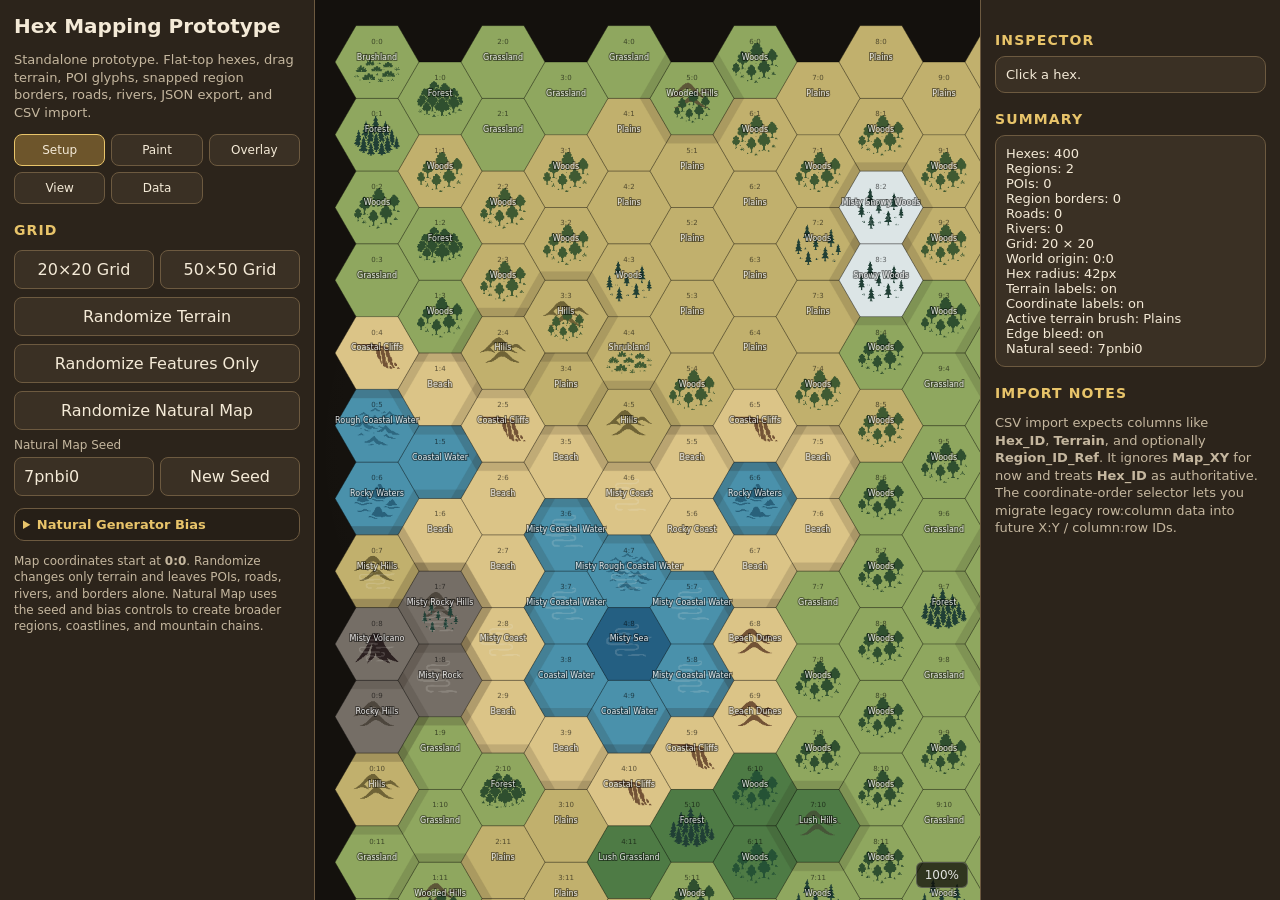
<file: hex-mapper/index.html>
<!DOCTYPE html>
<html lang="en">
<head>
<meta charset="UTF-8" />
<title>Hex Mapping Prototype</title>
<meta name="viewport" content="width=device-width, initial-scale=1.0" />

<style>
  :root {
    --bg: #1f1a14;
    --panel: #2c241b;
    --panel2: #3a3024;
    --text: #f4ead7;
    --muted: #c5b79f;
    --accent: #e8c46a;
    --border: #6d5a40;
  }

  * { box-sizing: border-box; }

  body {
    margin: 0;
    background: var(--bg);
    color: var(--text);
    font-family: system-ui, sans-serif;
    overflow: hidden;
  }

  #app {
    display: grid;
    grid-template-columns: 315px 1fr 300px;
    height: 100vh;
  }

  aside {
    background: var(--panel);
    border-right: 1px solid var(--border);
    padding: 14px;
    overflow-y: auto;
  }

  #inspector {
    border-right: none;
    border-left: 1px solid var(--border);
  }

  h1 { margin: 0 0 4px; font-size: 20px; }

  h2 {
    margin: 18px 0 8px;
    font-size: 14px;
    text-transform: uppercase;
    letter-spacing: 0.08em;
    color: var(--accent);
  }

  p {
    color: var(--muted);
    line-height: 1.35;
    font-size: 13px;
  }

  button,
  select,
  input {
    width: 100%;
    margin: 4px 0;
    padding: 9px;
    border-radius: 8px;
    border: 1px solid var(--border);
    background: var(--panel2);
    color: var(--text);
    font: inherit;
  }

  button { cursor: pointer; }

  button.active {
    background: #6d552b;
    border-color: var(--accent);
  }

  button:hover { filter: brightness(1.12); }

  .two-col {
    display: grid;
    grid-template-columns: 1fr 1fr;
    gap: 6px;
  }

  .tab-bar {
    display: grid;
    grid-template-columns: repeat(3, 1fr);
    gap: 6px;
    margin: 12px 0;
  }

  .tab-bar button {
    margin: 0;
    padding: 8px 6px;
    font-size: 12px;
  }

  .tab-panel { display: none; }

  .tab-panel.active { display: block; }

  .terrain-button {
    display: grid;
    grid-template-columns: 24px 1fr;
    gap: 8px;
    align-items: center;
    text-align: left;
  }

  .swatch {
    width: 20px;
    height: 20px;
    border-radius: 5px;
    border: 1px solid rgba(255,255,255,0.35);
  }

  #map-wrap {
    position: relative;
    overflow: hidden;
    cursor: grab;
    background:
      radial-gradient(circle at center, rgba(255,255,255,0.05), transparent 60%),
      #14110d;
  }

  #terrain-canvas,
  svg {
    position: absolute;
    inset: 0;
    display: block;
    width: 100%;
    height: 100%;
  }

  #terrain-canvas {
    pointer-events: none;
  }

  #grid-overlay {
    pointer-events: none;
    z-index: 1;
  }

  #map {
    z-index: 2;
  }

  #zoom-readout {
    position: absolute;
    right: 12px;
    bottom: 12px;
    z-index: 3;
    padding: 5px 8px;
    border: 1px solid rgba(255,255,255,0.22);
    border-radius: 6px;
    background: rgba(12, 10, 8, 0.72);
    color: rgba(255,255,255,0.86);
    font-size: 12px;
    pointer-events: none;
  }

  svg {
    touch-action: none;
    user-select: none;
  }

  .hex {
    cursor: pointer;
    transition: filter 0.05s;
  }

  .edge-blend {
    pointer-events: none;
    mix-blend-mode: normal;
  }

  body.panning #map-wrap {
    cursor: grabbing;
  }

  .hex:hover { filter: brightness(1.16); }

  .hex-label {
    pointer-events: none;
    user-select: none;
    font-size: 8px;
    fill: rgba(255,255,255,0.86);
    text-anchor: middle;
    dominant-baseline: middle;
    paint-order: stroke;
    stroke: rgba(0,0,0,0.45);
    stroke-width: 2px;
  }

  .coord-label {
    pointer-events: none;
    user-select: none;
    font-size: 7px;
    fill: rgba(0,0,0,0.58);
    text-anchor: middle;
    dominant-baseline: middle;
  }

  .poi-marker { pointer-events: none; }

  .feature-art {
    pointer-events: none;
    mix-blend-mode: normal;
  }

  .poi-bg {
    fill: rgba(24, 18, 10, 0.88);
    stroke: #f2d37b;
    stroke-width: 2;
  }

  .poi-symbol {
    fill: #f2d37b;
    font-size: 18px;
    text-anchor: middle;
    dominant-baseline: middle;
    font-weight: bold;
  }

  .region-border {
    stroke-linecap: round;
    pointer-events: none;
  }

  .hover-edge {
    stroke: #55e6ff;
    stroke-width: 7;
    stroke-linecap: round;
    opacity: 0.85;
    pointer-events: none;
  }

  .road {
    stroke: #8f6335;
    stroke-width: 6;
    stroke-linecap: round;
    fill: none;
    pointer-events: none;
  }

  .river {
    stroke: #3c9fc9;
    stroke-width: 6;
    stroke-linecap: round;
    fill: none;
    pointer-events: none;
  }

  .selected-outline {
    fill: none;
    stroke: #ffdf6e;
    stroke-width: 4;
    pointer-events: none;
  }

  .pending-path-outline {
    fill: none;
    stroke: #55e6ff;
    stroke-width: 3;
    stroke-dasharray: 6 4;
    pointer-events: none;
  }

  .small { font-size: 12px; color: var(--muted); }

  .data-card {
    padding: 10px;
    background: var(--panel2);
    border: 1px solid var(--border);
    border-radius: 10px;
    font-size: 13px;
    margin: 8px 0;
    overflow-wrap: anywhere;
  }

  .generator-details {
    margin: 8px 0;
    padding: 8px;
    border: 1px solid var(--border);
    border-radius: 10px;
    background: rgba(0,0,0,0.14);
  }

  .generator-details summary {
    cursor: pointer;
    color: var(--accent);
    font-size: 13px;
    font-weight: 700;
  }

  input[type="range"] {
    padding: 0;
    accent-color: var(--accent);
  }

  .toolbar-note {
    padding: 8px;
    border: 1px dashed var(--border);
    border-radius: 8px;
    background: rgba(0,0,0,0.15);
  }

  @media (max-width: 950px) {
    body { overflow: auto; }
    #app { display: block; height: auto; }
    aside { height: auto; border-right: none; border-bottom: 1px solid var(--border); }
    #map-wrap { height: 72vh; }
    #inspector { border-left: none; border-top: 1px solid var(--border); }
  }
</style>
</head>

<body>
<div id="app">
  <aside>
    <h1>Hex Mapping Prototype</h1>
    <p>Standalone prototype. Flat-top hexes, drag terrain, POI glyphs, snapped region borders, roads, rivers, JSON export, and CSV import.</p>

    <div class="tab-bar">
      <button class="panel-tab active" data-panel="setup-panel">Setup</button>
      <button class="panel-tab" data-panel="paint-panel">Paint</button>
      <button class="panel-tab" data-panel="overlay-panel">Overlay</button>
      <button class="panel-tab" data-panel="view-panel">View</button>
      <button class="panel-tab" data-panel="data-panel">Data</button>
    </div>

    <section id="setup-panel" class="tab-panel active">
    <h2>Grid</h2>
    <div class="two-col">
      <button id="medium-grid-button">20×20 Grid</button>
      <button id="large-grid-button">50×50 Grid</button>
    </div>
    <button id="randomize-terrain-button">Randomize Terrain</button>
    <button id="randomize-features-button">Randomize Features Only</button>
    <button id="randomize-natural-button">Randomize Natural Map</button>

    <label class="small" for="natural-seed-input">Natural Map Seed</label>
    <div class="two-col">
      <input id="natural-seed-input" value="kadesh" />
      <button id="new-seed-button">New Seed</button>
    </div>

    <details class="generator-details">
      <summary>Natural Generator Bias</summary>
      <label class="small">Water</label>
      <input id="bias-water" type="range" min="0" max="2" step="0.1" value="1" />
      <label class="small">Water Features</label>
      <input id="feature-bias-water" type="range" min="0" max="2" step="0.1" value="1" />
      <label class="small">Woods / Jungle</label>
      <input id="bias-forest" type="range" min="0" max="2" step="0.1" value="1" />
      <label class="small">Woods / Jungle Features</label>
      <input id="feature-bias-forest" type="range" min="0" max="2" step="0.1" value="1" />
      <label class="small">Desert / Badlands</label>
      <input id="bias-desert" type="range" min="0" max="2" step="0.1" value="1" />
      <label class="small">Desert / Badlands Features</label>
      <input id="feature-bias-desert" type="range" min="0" max="2" step="0.1" value="1" />
      <label class="small">Mountains / Rock</label>
      <input id="bias-mountain" type="range" min="0" max="2" step="0.1" value="1" />
      <label class="small">Mountains / Rock Features</label>
      <input id="feature-bias-mountain" type="range" min="0" max="2" step="0.1" value="1" />
      <label class="small">Snow</label>
      <input id="bias-snow" type="range" min="0" max="2" step="0.1" value="1" />
      <label class="small">Snow Features</label>
      <input id="feature-bias-snow" type="range" min="0" max="2" step="0.1" value="1" />
      <label class="small">Wetlands</label>
      <input id="bias-wetland" type="range" min="0" max="2" step="0.1" value="1" />
      <label class="small">Wetland Features</label>
      <input id="feature-bias-wetland" type="range" min="0" max="2" step="0.1" value="1" />
      <label class="small">Overall Feature Amount</label>
      <input id="bias-features" type="range" min="0" max="2" step="0.1" value="1" />
    </details>

    <p class="small">Map coordinates start at <strong>0:0</strong>. Randomize changes only terrain and leaves POIs, roads, rivers, and borders alone. Natural Map uses the seed and bias controls to create broader regions, coastlines, and mountain chains.</p>
    </section>

    <section id="view-panel" class="tab-panel">
    <h2>View</h2>
    <div class="two-col">
      <button id="zoom-out-button">Zoom Out</button>
      <button id="zoom-in-button">Zoom In</button>
    </div>
    <button id="zoom-reset-button">Reset Zoom</button>
    <div class="two-col">
      <button id="terrain-label-toggle">Terrain Labels: On</button>
      <button id="coord-label-toggle">Coords: On</button>
    </div>
    <button id="edge-blend-toggle">Edge Bleed: On</button>
    <p class="small">Use the mouse wheel over the map to zoom. Pan with the Pan tool, or hold <strong>Shift</strong> and drag, or use middle/right mouse drag. Arrow keys also pan.</p>
    </section>

    <section id="paint-panel" class="tab-panel">
    <h2>Tool</h2>
    <button data-tool="pan" class="tool-button">Pan / Move Map</button>
    <button data-tool="terrain" class="tool-button">Terrain Brush</button>
    <button data-tool="poi" class="tool-button">Place POI</button>
    <button data-tool="region-border" class="tool-button">Region Border</button>
    <button data-tool="road" class="tool-button">Draw Road</button>
    <button data-tool="river" class="tool-button">Draw River</button>
    <button data-tool="erase" class="tool-button">Erase Overlay</button>
    <button data-tool="inspect" class="tool-button active">Inspect</button>
    <button id="undo-button">Undo</button>

    <h2>Base Terrain</h2>
    <div id="base-terrain-list"></div>

    <h2>Feature Array</h2>
    <div id="terrain-feature-list"></div><button id="clear-features-button">Clear Features</button>
    <label class="small">Elevation Brush</label>
    <select id="elevation-brush">
      <option value="auto">Auto</option>
      <option value="-3">-3</option>
      <option value="-2">-2</option>
      <option value="-1">-1</option>
      <option value="0">0</option>
      <option value="1">1</option>
      <option value="2">2</option>
      <option value="3">3</option>
      <option value="4">4</option>
      <option value="5">5</option>
    </select>
    <p class="small">Feature choices are filtered by base terrain. You can stack compatible features such as Mountains + Forest + Mist. Edge bleed uses the original v17 wedges plus low-opacity corner patches with a fixed terrain-priority hierarchy.</p>
    </section>

    <section id="overlay-panel" class="tab-panel">
    <h2>POI Type</h2>
    <select id="poi-type"></select>

    <h2>Region Border</h2>
    <input id="region-name" value="New Region" />
    <select id="region-color">
      <option value="#f2d37b">Gold</option>
      <option value="#e35d5d">Red</option>
      <option value="#72d18f">Green</option>
      <option value="#69a7e8">Blue</option>
      <option value="#c07bea">Purple</option>
      <option value="#f28f45">Orange</option>
    </select>
    <p class="small">Hover near a face, then click or drag to toggle snapped edge segments.</p>

    <h2>Road / River</h2>
    <p class="small toolbar-note">Roads and rivers now draw one segment per click-pair. Click a start hex, then an end hex. After the segment is drawn, the tool resets and waits for a new start hex.</p>
    </section>

    <section id="data-panel" class="tab-panel">
    <h2>Import / Export</h2>
    <button id="export-button">Export JSON</button>
    <button id="copy-button">Copy JSON</button>

    <label class="small">CSV Coordinate Order</label>
    <select id="csv-coordinate-order">
      <option value="xy">Future canonical: Hex_ID = X:Y / column:row</option>
      <option value="yx">Legacy/current-map import: Hex_ID = row:column, swap to X:Y</option>
    </select>
    <p class="small">Use the legacy/swap option if the imported CSV appears transposed compared to the old map.</p>

    <label class="small">Import prototype JSON</label>
    <input type="file" id="import-json-file" accept="application/json" />

    <label class="small">Import Kadesh hexes.csv</label>
    <input type="file" id="import-csv-file" accept=".csv,text/csv" />
    </section>
  </aside>

  <main id="map-wrap">
    <canvas id="terrain-canvas"></canvas>
    <svg id="grid-overlay"></svg>
    <svg id="map"></svg>
    <div id="zoom-readout">100%</div>
  </main>

  <aside id="inspector">
    <h2>Inspector</h2>
    <div id="selected-info" class="data-card">Click a hex.</div>

    <h2>Summary</h2>
    <div id="summary" class="data-card"></div>

    <h2>Import Notes</h2>
    <p>
      CSV import expects columns like <strong>Hex_ID</strong>, <strong>Terrain</strong>, and optionally <strong>Region_ID_Ref</strong>.
      It ignores <strong>Map_XY</strong> for now and treats <strong>Hex_ID</strong> as authoritative.
      The coordinate-order selector lets you migrate legacy row:column data into future X:Y / column:row IDs.
    </p>
  </aside>
</div>

<script src="js/terrain-model.js"></script>
<script src="js/hex-grid.js"></script>
<script src="js/map-io.js"></script>
<script>
let GRID_COLS = 20;
let GRID_ROWS = 20;
let WORLD_ORIGIN_X = 0;
let WORLD_ORIGIN_Y = 0;

const HEX_RADIUS = 42;
const HEX_WIDTH = HEX_RADIUS * 2;
const HEX_HEIGHT = Math.sqrt(3) * HEX_RADIUS;
const COL_STEP = HEX_RADIUS * 1.5;
const ROW_STEP = HEX_HEIGHT;
const LABEL_DETAIL_HEX_LIMIT = 400;
const MAP_DETAIL_MIN_ZOOM = 0.45;
const FEATURE_ART_MIN_ZOOM = 0.25;
const FEATURE_ART_FULL_ZOOM = 1.25;
const FULL_DETAIL_MIN_ZOOM = 1.26;
const TERRAIN_CACHE_SCALE = 1.5;
const FEATURE_IMAGE_SUPERSAMPLE = 3;
const TERRAIN_LABEL_MIN_ZOOM = 1;
const COORD_LABEL_MIN_ZOOM = 0.6;

const EDGE_NAMES = ["E", "SE", "SW", "W", "NW", "NE"];
const DEFAULT_GEOGRAPHIC_REGION_ID = "REG-0000";
const DEFAULT_GEOGRAPHIC_REGION_NAME = "Unclaimed Lands";
const DEFAULT_POLITICAL_REGION_ID = "POL-0000";
const DEFAULT_POLITICAL_REGION_NAME = "Unaffiliated";
const DEFAULT_REGION_ID = DEFAULT_GEOGRAPHIC_REGION_ID;

function rollAutoElevation(hex) {
  return getVariedHexElevation(hex, rand);
}

const POI_TYPES = [
  { id: "settlement", label: "Settlement", glyph: "●" },
  { id: "city", label: "City", glyph: "◎" },
  { id: "farm", label: "Farm", glyph: "▦" },
  { id: "castle", label: "Castle", glyph: "♜" },
  { id: "ruins", label: "Ruins", glyph: "✦" },
  { id: "dungeon", label: "Dungeon", glyph: "◆" },
  { id: "lair", label: "Lair", glyph: "▲" },
  { id: "camp", label: "Camp", glyph: "♢" }
];

const poiTypeById = Object.fromEntries(POI_TYPES.map(p => [p.id, p]));

let state = {
  tool: "inspect",
  selectedTerrain: "plains",
  selectedBaseTerrain: "plains",
  selectedTerrainFeatures: [],
  selectedElevation: "auto",
  selectedHexId: null,
  lastRoadHexId: null,
  lastRiverHexId: null,
  hoverEdge: null,
  isPointerDown: false,
  isUndoActionActive: false,
  dragLastHexId: null,
  paintedThisDrag: new Set(),
  undoStack: [],
  hexes: {},
  hexGeometry: {},
  regions: createDefaultRegions(),
  pois: [],
  regionBorders: [],
  roads: [],
  rivers: [],
  terrainCanvasDirty: true,
  terrainCanvasDirtyPending: false,
  terrainCanvasCacheDetails: null,
  livePaintPreviewHexIds: new Set(),
  renderedBounds: null,
  renderedMapDetails: true,
  renderedFeatureArt: true,
  renderedTerrainLabels: false,
  renderedCoordLabels: false,
  showTerrainLabels: true,
  showCoordLabels: true,
  showEdgeBlend: true,
  edgeBlendMode: "elevation",
  suppressEdgeBlendForDrag: false
};

let viewState = {
  zoom: 1,
  minZoom: 0.25,
  maxZoom: 1.25,
  panX: 0,
  panY: 0,
  baseWidth: 1,
  baseHeight: 1,
  isPanning: false,
  lastPanClientX: 0,
  lastPanClientY: 0
};

const svg = document.getElementById("map");
const gridSvg = document.getElementById("grid-overlay");
const mapWrap = document.getElementById("map-wrap");
const zoomReadout = document.getElementById("zoom-readout");
const terrainCanvas = document.getElementById("terrain-canvas");
const terrainCtx = terrainCanvas.getContext("2d");
const terrainCacheCanvas = document.createElement("canvas");
const terrainCacheCtx = terrainCacheCanvas.getContext("2d");

function markTerrainCanvasDirty() {
  if (state?.isPointerDown && ["terrain", "erase"].includes(state.tool)) {
    state.terrainCanvasDirtyPending = true;
    return;
  }
  state.terrainCanvasDirty = true;
}

function updateZoomReadout() {
  if (zoomReadout) zoomReadout.textContent = `${Math.round(viewState.zoom * 100)}%`;
}

function requestTerrainCanvasRefresh() {
  markTerrainCanvasDirty();
  scheduleRender();
}

function seededTerrain(col, row) {
  if (row < 2) return col < 3 ? "deep_sea" : "sea";
  if (row === 2 && col < 5) return "beach";
  if (col > 8 && row > 6) return "mountains";
  if ((col + row) % 11 === 0) return "light_forest";
  if ((col * 2 + row) % 13 === 0) return "hills";
  if ((col + row * 3) % 17 === 0) return "grassland";
  return "plains";
}

function initHexes(cols = GRID_COLS, rows = GRID_ROWS, seeded = true) {
  GRID_COLS = cols;
  GRID_ROWS = rows;
  state.hexes = {};
  state.hexGeometry = {};
  state.regions = createDefaultRegions();
  state.pois = [];
  state.regionBorders = [];
  state.roads = [];
  state.rivers = [];
  markTerrainCanvasDirty();
  state.selectedHexId = null;
  state.lastRoadHexId = null;
  state.lastRiverHexId = null;

  state.showTerrainLabels = true;
  state.showCoordLabels = true;
  updateLabelToggleText();

  for (let col = 0; col < GRID_COLS; col++) {
    for (let row = 0; row < GRID_ROWS; row++) {
      const id = localHexId(col, row);
      const legacyTerrain = seeded ? seededTerrain(col, row) : "Plains";
      const combo = legacyTerrainToCombo(legacyTerrain);
      state.hexes[id] = hydrateHexTerrainFields({
        id,
        worldId: worldHexId(col, row),
        col,
        row,
        terrain: legacyTerrain,
        baseTerrain: combo.baseTerrain,
        features: combo.features,
        elevation: rollAutoElevation({ baseTerrain: combo.baseTerrain, features: combo.features }),
        geographicRegionId: DEFAULT_GEOGRAPHIC_REGION_ID,
        politicalRegionId: DEFAULT_POLITICAL_REGION_ID,
        regionId: DEFAULT_REGION_ID
      });
      cacheHexGeometry(state.hexes[id]);
    }
  }

  render();
}

function centerOf(col, row) {
  return {
    x: HEX_RADIUS + 20 + col * COL_STEP,
    y: HEX_RADIUS + 20 + row * ROW_STEP + (col % 2 ? ROW_STEP / 2 : 0)
  };
}

function buildHexGeometry(hex) {
  const center = centerOf(hex.col, hex.row);
  const points = hexPoints(center.x, center.y);
  return {
    center,
    points,
    pointsText: pointsString(points),
    edges: Object.fromEntries(EDGE_NAMES.map((edgeName, index) => [
      edgeName,
      { a: points[index], b: points[(index + 1) % 6] }
    ]))
  };
}

function cacheHexGeometry(hex) {
  state.hexGeometry[hex.id] = buildHexGeometry(hex);
}

function getHexGeometry(hex) {
  if (!state.hexGeometry[hex.id]) cacheHexGeometry(hex);
  return state.hexGeometry[hex.id];
}

function createDefaultRegions() {
  return [
    { id: DEFAULT_GEOGRAPHIC_REGION_ID, region_type: "geographic", name: DEFAULT_GEOGRAPHIC_REGION_NAME },
    { id: DEFAULT_POLITICAL_REGION_ID, region_type: "political", name: DEFAULT_POLITICAL_REGION_NAME }
  ];
}

function normalizeGeographicRegionId(regionId) {
  return String(regionId || "").trim() || DEFAULT_GEOGRAPHIC_REGION_ID;
}

function normalizePoliticalRegionId(regionId) {
  return String(regionId || "").trim() || DEFAULT_POLITICAL_REGION_ID;
}

function normalizeRegionId(regionId) {
  return normalizeGeographicRegionId(regionId);
}

function inferRegionType(region) {
  if (region?.region_type) return region.region_type;
  if (region?.regionType) return region.regionType;
  return String(region?.id || "").startsWith("POL-") ? "political" : "geographic";
}

function ensureDefaultRegions(regions = state.regions, hexes = state.hexes) {
  const regionMap = new Map();

  createDefaultRegions().forEach(region => regionMap.set(region.id, region));

  if (Array.isArray(regions)) {
    regions.forEach(region => {
      const regionType = inferRegionType(region);
      const id = regionType === "political"
        ? normalizePoliticalRegionId(region?.id)
        : normalizeGeographicRegionId(region?.id);
      regionMap.set(id, {
        id,
        region_type: regionType,
        name: String(region?.name || id)
      });
    });
  }

  Object.values(hexes || {}).forEach(hex => {
    const geographicId = normalizeGeographicRegionId(hex.geographicRegionId || hex.geographic_region_id || hex.regionRef || hex.regionId);
    const politicalId = normalizePoliticalRegionId(hex.politicalRegionId || hex.political_region_id);

    hex.geographicRegionId = geographicId;
    hex.politicalRegionId = politicalId;
    hex.regionId = geographicId;

    if (!regionMap.has(geographicId)) {
      regionMap.set(geographicId, { id: geographicId, region_type: "geographic", name: geographicId });
    }

    if (!regionMap.has(politicalId)) {
      regionMap.set(politicalId, { id: politicalId, region_type: "political", name: politicalId });
    }
  });

  return Array.from(regionMap.values());
}

function getRegionName(regionId, regionType = "") {
  const id = regionType === "political"
    ? normalizePoliticalRegionId(regionId)
    : normalizeGeographicRegionId(regionId);
  return (state.regions || []).find(region => region.id === id)?.name || id;
}

function hexPoints(cx, cy) {
  const points = [];
  for (let i = 0; i < 6; i++) {
    const angle = Math.PI / 180 * (60 * i);
    points.push({
      x: cx + HEX_RADIUS * Math.cos(angle),
      y: cy + HEX_RADIUS * Math.sin(angle)
    });
  }
  return points;
}

function pointsString(points) {
  return points.map(p => `${p.x},${p.y}`).join(" ");
}

function edgeSegment(col, row, edgeName) {
  const id = localHexId(col, row);
  const hex = state.hexes[id];
  if (hex) return getHexGeometry(hex).edges[edgeName];

  const center = centerOf(col, row);
  const pts = hexPoints(center.x, center.y);
  const index = EDGE_NAMES.indexOf(edgeName);
  return { a: pts[index], b: pts[(index + 1) % 6] };
}

function inwardPoint(point, center, amount = 0.22) {
  return {
    x: point.x + (center.x - point.x) * amount,
    y: point.y + (center.y - point.y) * amount
  };
}

function pointKey(point) {
  return `${Math.round(point.x * 100)}:${Math.round(point.y * 100)}`;
}

function edgeTouchesPoint(edge, point) {
  const key = pointKey(point);
  return pointKey(edge.a) === key || pointKey(edge.b) === key;
}

function edgeBlendPolygon(hex, edgeName) {
  const geometry = getHexGeometry(hex);
  const pts = geometry.points;
  const index = EDGE_NAMES.indexOf(edgeName);
  const originalA = pts[index];
  const originalB = pts[(index + 1) % 6];
  const previous = pts[(index + EDGE_NAMES.length - 1) % EDGE_NAMES.length];
  const next = pts[(index + 2) % EDGE_NAMES.length];

  // Rim trapezoid: three sides sit flush on the hex boundary.
  const ai = {
    x: originalA.x + (previous.x - originalA.x) * 0.24,
    y: originalA.y + (previous.y - originalA.y) * 0.24
  };
  const bi = {
    x: originalB.x + (next.x - originalB.x) * 0.24,
    y: originalB.y + (next.y - originalB.y) * 0.24
  };

  return [ai, originalA, originalB, bi];
}

function getEdgeBlendAppearance(hostHex, sourceHex, { corner = false } = {}) {
  if (!state.showEdgeBlend || state.edgeBlendMode === "off") return null;
  if (!sourceHex) return null;

  hydrateHexTerrainFields(hostHex);
  hydrateHexTerrainFields(sourceHex);

  const sameBase = hostHex.baseTerrain === sourceHex.baseTerrain;
  const sourceBase = baseTerrainById[sourceHex.baseTerrain] || baseTerrainById.plains;
  const bothWater = isWaterBase(hostHex.baseTerrain) && isWaterBase(sourceHex.baseTerrain);
  const normalOpacity = corner ? 0.12 : 0.20;

  const delta = getHexElevation(sourceHex) - getHexElevation(hostHex);

  if (sameBase && delta === 0) return null;

  if (!sameBase && delta === 0) {
    if (!shouldRenderTerrainBleedColors()) return null;
    return {
      fill: sourceBase.color,
      opacity: String(normalOpacity)
    };
  }

  if (delta < 0) return null;
  if (bothWater) return null;

  const elevationStep = Math.max(0, delta - 1);
  const shadowOpacity = Math.min(
    corner ? 0.19 : 0.28,
    (corner ? 0.09 : 0.14) + elevationStep * (corner ? 0.025 : 0.045)
  );

  return {
    fill: "#201712",
    opacity: String(Number(shadowOpacity.toFixed(3)))
  };
}

function renderEdgeBlendForHex(hex, target = svg) {
  if (!state.showEdgeBlend || state.edgeBlendMode === "off" || state.suppressEdgeBlendForDrag) return;

  EDGE_NAMES.forEach((edgeName) => {
    const neighbor = getNeighborHex(hex, edgeName);
    const appearance = getEdgeBlendAppearance(hex, neighbor);
    if (!appearance) return;

    const poly = svgElement("polygon", {
      points: pointsString(edgeBlendPolygon(hex, edgeName)),
      fill: appearance.fill,
      opacity: appearance.opacity,
      class: "edge-blend"
    });
    target.appendChild(poly);
  });
}

function screenToWorld(event) {
  const rect = mapWrap.getBoundingClientRect();
  return {
    x: viewState.panX + (event.clientX - rect.left) / viewState.zoom,
    y: viewState.panY + (event.clientY - rect.top) / viewState.zoom
  };
}

function pointInPolygon(point, points) {
  let inside = false;
  for (let i = 0, j = points.length - 1; i < points.length; j = i++) {
    const pi = points[i];
    const pj = points[j];
    const intersects = ((pi.y > point.y) !== (pj.y > point.y)) &&
      (point.x < (pj.x - pi.x) * (point.y - pi.y) / (pj.y - pi.y) + pi.x);
    if (intersects) inside = !inside;
  }
  return inside;
}

function getHexIdAtWorldPoint(point) {
  const roughCol = Math.round((point.x - HEX_RADIUS - 20) / COL_STEP);
  const candidates = [];

  for (let col = roughCol - 1; col <= roughCol + 1; col++) {
    if (col < 0 || col >= GRID_COLS) continue;
    const offsetY = col % 2 ? ROW_STEP / 2 : 0;
    const roughRow = Math.round((point.y - HEX_RADIUS - 20 - offsetY) / ROW_STEP);
    for (let row = roughRow - 1; row <= roughRow + 1; row++) {
      if (row < 0 || row >= GRID_ROWS) continue;
      candidates.push(localHexId(col, row));
    }
  }

  return candidates.find(id => {
    const hex = state.hexes[id];
    return hex && pointInPolygon(point, getHexGeometry(hex).points);
  }) || null;
}

function getEventHexId(event) {
  return event.target?.closest?.("[data-hex-id]")?.dataset?.hexId || getHexIdAtWorldPoint(screenToWorld(event));
}

function handleHexPointerDown(event) {
  const hexId = getEventHexId(event);
  if (!hexId) return;
  if (state.tool === "pan" || event.shiftKey || event.button === 1 || event.button === 2) return;
  if (event.button !== 0) return;

  event.preventDefault();
  state.isPointerDown = true;
  state.paintedThisDrag = new Set();
  state.dragLastHexId = null;
  state.suppressEdgeBlendForDrag = ["terrain", "region-border", "road", "river", "erase"].includes(state.tool);

  if (state.tool !== "inspect") beginUndoableAction();
  const changed = applyToolToHex(event, hexId, false);
  if (state.tool === "inspect") {
    render();
  } else if (changed || state.isUndoActionActive) {
    scheduleRender();
  }
}

function handleHexPointerOver(event) {
  const hexId = getEventHexId(event);
  if (!hexId || hexId === state.dragLastHexId) return;
  if (viewState.isPanning || state.tool === "pan") return;

  if (state.isPointerDown && !isLeftButtonStillDown(event)) {
    stopPaintingDrag();
    return;
  }

  if (state.isPointerDown && ["terrain", "region-border", "road", "river", "erase"].includes(state.tool)) {
    const changed = applyToolToHex(event, hexId, true);
    if (changed || ["region-border", "road", "river"].includes(state.tool)) scheduleRender();
  }
}

function handleHexPointerMove(event) {
  const hexId = getEventHexId(event);
  if (!hexId) return;

  if (state.isPointerDown && !isLeftButtonStillDown(event)) {
    stopPaintingDrag();
    return;
  }

  if (state.isPointerDown && ["terrain", "region-border", "road", "river", "erase"].includes(state.tool)) {
    const changed = applyToolToHex(event, hexId, true);
    if (changed || ["region-border", "road", "river"].includes(state.tool)) scheduleRender();
  }

  if (state.tool === "region-border") {
    const hex = state.hexes[hexId];
    if (!hex) return;
    const edge = nearestEdgeFromMouse(event, hex);
    state.hoverEdge = { hexId, edge };
    updateHoverEdgeElement(hexId, edge);
  }
}

function handleHexPointerOut(event) {
  if (state.isPointerDown) return;
  const fromHexId = getEventHexId(event);
  const toHexId = event.relatedTarget?.closest?.("[data-hex-id]")?.dataset?.hexId || null;
  if (fromHexId && fromHexId !== toHexId) {
    state.hoverEdge = null;
    updateHoverEdgeElement(null, null);
  }
}


let seededRandomFn = Math.random;

function hashSeed(seedText) {
  let h = 2166136261;
  const text = String(seedText || "kadesh");
  for (let i = 0; i < text.length; i++) {
    h ^= text.charCodeAt(i);
    h = Math.imul(h, 16777619);
  }
  return h >>> 0;
}

function makeSeededRandom(seedText) {
  let state = hashSeed(seedText) || 1;
  return function seededRandom() {
    state += 0x6D2B79F5;
    let t = state;
    t = Math.imul(t ^ (t >>> 15), t | 1);
    t ^= t + Math.imul(t ^ (t >>> 7), t | 61);
    return ((t ^ (t >>> 14)) >>> 0) / 4294967296;
  };
}

function rand() {
  return seededRandomFn();
}

function getNaturalSeed() {
  return document.getElementById("natural-seed-input")?.value || "kadesh";
}

function setNewNaturalSeed() {
  const seed = Math.random().toString(36).slice(2, 8);
  document.getElementById("natural-seed-input").value = seed;
}

function getGeneratorBiases() {
  const read = id => Number(document.getElementById(id)?.value || 1);
  return {
    water: read("bias-water"),
    forest: read("bias-forest"),
    desert: read("bias-desert"),
    mountain: read("bias-mountain"),
    snow: read("bias-snow"),
    wetland: read("bias-wetland"),
    features: read("bias-features"),
    featureWater: read("feature-bias-water"),
    featureForest: read("feature-bias-forest"),
    featureDesert: read("feature-bias-desert"),
    featureMountain: read("feature-bias-mountain"),
    featureSnow: read("feature-bias-snow"),
    featureWetland: read("feature-bias-wetland")
  };
}

function getFeatureBiasFamily(baseTerrain) {
  if (["deep_sea", "sea", "coastal_water", "inland_water", "beach"].includes(baseTerrain)) return "featureWater";
  if (["lush_grassland", "jungle_floor"].includes(baseTerrain)) return "featureForest";
  if (["desert", "deep_desert", "barrens", "bleak_barrens", "wastes"].includes(baseTerrain)) return "featureDesert";
  if (["rock"].includes(baseTerrain)) return "featureMountain";
  if (["snow"].includes(baseTerrain)) return "featureSnow";
  if (["wetland"].includes(baseTerrain)) return "featureWetland";
  return "features";
}

function getFeatureDensityForBase(baseTerrain) {
  const bias = getGeneratorBiases();
  const family = getFeatureBiasFamily(baseTerrain);
  return Math.max(0, Number(bias.features) || 0) * Math.max(0, Number(bias[family]) || 0);
}

function scaledCount(baseCount, bias, min = 0) {
  return Math.max(min, Math.round(baseCount * Math.max(0, bias)));
}

function randomItem(items) {
  return items[Math.floor(rand() * items.length)];
}

function weightedRandomBaseTerrain() {
  const pool = [
    "plains", "plains", "plains",
    "grassland", "grassland", "grassland",
    "lush_grassland", "lush_grassland",
    "desert", "deep_desert", "barrens", "bleak_barrens",
    "sea", "sea", "deep_sea", "coastal_water", "inland_water",
    "beach", "wetland", "jungle_floor", "rock", "snow", "wastes"
  ];

  return randomItem(pool);
}

const FEATURE_PROBABILITY_RULES = {
  deep_sea: { chance: 0.20, weights: { waves: 8, whirlpool: 0.25, kelp: 1, ice: 1, mist: 1 } },
  sea: { chance: 0.25, weights: { waves: 8, kelp: 3, reef: 1.5, shoals: 2, water_rocks: 0.4, whirlpool: 0.25, ice: 1, mist: 1 } },
  coastal_water: { chance: 0.32, weights: { waves: 7, reef: 4, shoals: 3, kelp: 3, water_rocks: 0.8, whirlpool: 0.2, ice: 1, mist: 1 } },
  inland_water: { chance: 0.28, weights: { waves: 5, shoals: 2, water_rocks: 0.8, marsh: 3, rapids: 0.8, ice: 1, mist: 2 } },
  beach: { chance: 0.35, weights: { ridges: 4, cliffs: 2, water_rocks: 2, mist: 1 } },
  plains: { chance: 0.35, weights: { woods: 3, shrub: 2, ridges: 2, farmland: 0.25, lone_mountain: 1, mist: 0.5 } },
  grassland: { chance: 0.45, weights: { woods: 4, forest: 2, shrub: 2, ridges: 3, farmland: 0.35, lone_mountain: 1, mist: 0.5 } },
  lush_grassland: { chance: 0.60, weights: { woods: 4, forest: 4, shrub: 1, ridges: 2, farmland: 0.35, marsh: 2, jungle: 1, mist: 1 } },
  wetland: { chance: 0.75, weights: { marsh: 5, woods: 3, forest: 3, jungle: 2, mist: 3 } },
  jungle_floor: { chance: 0.90, weights: { jungle: 7, ridges: 2, marsh: 1, mist: 2 } },
  desert: { chance: 0.45, weights: { ridges: 5, cactus_scrub: 4, cliffs: 2, lone_mountain: 1, shrub: 1, mist: 0.25 } },
  deep_desert: { chance: 0.50, weights: { ridges: 5, cactus_scrub: 2, cliffs: 3, lone_mountain: 2, shrub: 1, mist: 0.25 } },
  barrens: { chance: 0.45, weights: { shrub: 3, ridges: 4, cliffs: 3, lone_mountain: 1, cactus_scrub: 1, mist: 0.5 } },
  bleak_barrens: { chance: 0.50, weights: { shrub: 2, ridges: 4, cliffs: 4, lone_mountain: 2, volcano: 1, mist: 1 } },
  snow: { chance: 0.55, weights: { ridges: 3, snowcapped_mountains: 4, woods: 2, forest: 2, ice: 2, snowcap: 1, mist: 2 } },
  rock: { chance: 0.75, weights: { mountains: 5, ridges: 4, cliffs: 3, lone_mountain: 2, woods: 2, forest: 1, snowcap: 1, volcano: 1, mist: 1 } },
  wastes: { chance: 0.50, weights: { ridges: 4, cliffs: 3, lone_mountain: 2, volcano: 2, mist: 1 } }
};

const SECONDARY_FEATURE_RULES = [
  { id: "mist", chance: 0.12, allowedBases: ["deep_sea", "sea", "coastal_water", "inland_water", "wetland", "jungle_floor", "lush_grassland", "rock", "snow"], maxChance: 0.25 },
  { id: "snowcap", chance: 0.20, requiresAnyFeature: ["mountains", "snowcapped_mountains", "lone_mountain"], allowedBases: ["snow"], maxChance: 0.40 },
  { id: "woods", chance: 0.20, requiresAnyFeature: ["mountains", "ridges", "cliffs"], allowedBases: ["rock", "snow", "grassland", "lush_grassland"], maxChance: 0.35 },
  { id: "forest", chance: 0.12, requiresAnyFeature: ["mountains", "ridges"], allowedBases: ["rock", "snow", "lush_grassland"], maxChance: 0.25 },
  { id: "waves", chance: 0.25, allowedBases: ["deep_sea", "sea", "coastal_water"], suppressIfAnyFeature: ["ice", "whirlpool"] },
  { id: "water_rocks", chance: 0.15, allowedBases: ["deep_sea", "sea", "coastal_water", "inland_water"] }
];

function weightedPickFeature(hex, rule, existingFeatures = []) {
  const existing = new Set(existingFeatures);
  const entries = Object.entries(rule.weights)
    .filter(([featureId]) => !existing.has(featureId))
    .filter(([featureId]) => featureById[featureId]?.category !== "atmosphere")
    .filter(([featureId]) => featureById[featureId]?.category !== "accent")
    .filter(([featureId]) => canFeatureAppearNaturally(hex, featureId, existingFeatures))
    .map(([featureId, weight]) => [featureId, contextualFeatureWeight(hex, featureId, weight)]);

  const total = entries.reduce((sum, [, weight]) => sum + weight, 0);
  if (total <= 0) return null;

  let roll = rand() * total;
  for (const [featureId, weight] of entries) {
    roll -= weight;
    if (roll <= 0) return featureId;
  }

  return entries[entries.length - 1]?.[0] || null;
}

function contextualFeatureWeight(hex, featureId, weight) {
  let result = weight;

  if (["woods", "forest"].includes(featureId)) {
    const woodsNearby = nearbyFeatureCount(hex, "woods", 1);
    const forestNearby = nearbyFeatureCount(hex, "forest", 1);
    if (featureId === "woods") result *= 1 + woodsNearby * 0.65 + forestNearby * 0.45;
    if (featureId === "forest") result *= 1 + forestNearby * 0.75 + woodsNearby * 0.25;
  }

  if (featureId === "jungle") {
    result *= 1 + nearbyFeatureCount(hex, "jungle", 1) * 0.75;
    if (hasNearbyBase(hex, new Set(["beach", "coastal_water"]), 2)) result *= 1.25;
  }

  if (featureId === "reef") {
    if (hex.baseTerrain === "coastal_water" && hasNearbyBase(hex, new Set(["beach"]), 2)) result *= 2.2;
    if (hex.baseTerrain === "sea") result *= 0.45;
  }

  if (featureId === "mountains") {
    result *= hasNearbyAnyFeature(hex, ["mountains", "snowcapped_mountains"], 2) ? 2.4 : 0.65;
  }

  if (featureId === "snowcapped_mountains") {
    result *= hasNearbyAnyFeature(hex, ["mountains", "snowcapped_mountains"], 2) ? 2.1 : 0.85;
  }

  if (featureId === "lone_mountain") {
    result *= hasNearbyAnyFeature(hex, ["mountains", "snowcapped_mountains"], 2) ? 1.8 : 0.2;
  }

  if (featureId === "ridges" && hasNearbyAnyFeature(hex, ["mountains", "snowcapped_mountains", "lone_mountain"], 2)) {
    result *= 1.8;
  }

  if (featureId === "waves" && hasNearbyFeature(hex, "whirlpool", 1)) {
    result *= 2.5;
  }

  return result;
}

function hasNearbyPoiType(hex, poiTypes, radius = 2) {
  const validHexIds = new Set([hex.id, ...nearbyHexesWithin(hex, radius).map(neighbor => neighbor.id)]);
  return state.pois.some(poi => validHexIds.has(poi.hexId) && poiTypes.includes(poi.type));
}

function canFeatureAppearNaturally(hex, featureId, existingFeatures = []) {
  const base = hex.baseTerrain;
  const existing = new Set(existingFeatures);

  if (featureId === "ice") {
    return ["deep_sea", "sea", "coastal_water", "inland_water", "snow"].includes(base) &&
      (base === "snow" || hasNearbyBase(hex, new Set(["snow"]), 2) || hasNearbyFeature(hex, "snowcap", 2) || hasNearbyFeature(hex, "snowcapped_mountains", 2) || hasNearbyFeature(hex, "ice", 2));
  }

  if (featureId === "falls") {
    return false;
  }

  if (featureId === "rapids") {
    return base === "inland_water" &&
      (hasNearbyBase(hex, new Set(["rock", "snow"]), 1) || hasNearbyAnyFeature(hex, ["ridges", "mountains"], 1));
  }

  if (featureId === "reef") {
    if (base === "coastal_water") return hasNearbyBase(hex, new Set(["beach"]), 2);
    return base === "sea" && hasNearbyBase(hex, new Set(["beach", "coastal_water"]), 2) && rand() < 0.16;
  }
  if (featureId === "kelp") return ["deep_sea", "sea", "coastal_water"].includes(base);
  if (featureId === "shoals") return ["coastal_water", "inland_water"].includes(base) || (base === "sea" && hasNearbyBase(hex, new Set(["coastal_water", "beach"]), 1));
  if (featureId === "water_rocks") return ["deep_sea", "sea", "coastal_water", "inland_water"].includes(base) || hasNearbyBase(hex, new Set(["beach", "rock"]), 1) || hasNearbyAnyFeature(hex, ["ridges", "cliffs", "mountains"], 1);
  if (featureId === "whirlpool") return ["deep_sea", "sea", "coastal_water"].includes(base) && rand() < 0.35;
  if (featureId === "snowcap") return base === "snow" && (existing.has("mountains") || existing.has("snowcapped_mountains") || existing.has("lone_mountain"));
  if (featureId === "snowcapped_mountains") return base === "snow";
  if (featureId === "jungle") return ["jungle_floor", "wetland", "lush_grassland"].includes(base);
  if (featureId === "farmland") {
    if (!["plains", "grassland", "lush_grassland"].includes(base)) return false;
    if (hasNearbyBase(hex, new Set(["wastes", "bleak_barrens", "deep_desert"]), 1)) return false;
    if (hasNearbyPoiType(hex, ["farm", "settlement", "city"], 2)) return true;
    return rand() < 0.06;
  }
  if (featureId === "lone_mountain") return ["plains", "grassland", "desert", "deep_desert", "barrens", "rock", "wastes"].includes(base) && hasNearbyAnyFeature(hex, ["mountains"], 2);
  if (featureId === "mountains") return ["rock", "snow"].includes(base) && (hasNearbyAnyFeature(hex, ["mountains", "snowcapped_mountains"], 2) || rand() < 0.45);
  if (featureId === "volcano") return ["rock", "wastes", "bleak_barrens"].includes(base);

  return true;
}

function secondaryChanceForHex(hex, rule) {
  const featureDensity = getFeatureDensityForBase(hex.baseTerrain);
  let chance = rule.chance;
  if (rule.id === "mist" && (hasNearbyBase(hex, WATER_BASES, 1) || hasNearbyBase(hex, new Set(["wetland", "snow"]), 1))) {
    chance += 0.08;
  }
  if (rule.id === "snowcap" && (hasNearbyBase(hex, COLD_BASES, 2) || hasNearbyFeature(hex, "snowcap", 2))) {
    chance += 0.15;
  }
  if (rule.id === "water_rocks" && (hasNearbyBase(hex, new Set(["rock", "beach"]), 1) || hasNearbyAnyFeature(hex, ["ridges", "cliffs", "mountains"], 1))) {
    chance += 0.10;
  }
  return Math.min(rule.maxChance || 0.95, chance * featureDensity);
}

function applySecondaryFeatureRules(hex, features) {
  const result = [...features];
  SECONDARY_FEATURE_RULES.forEach(rule => {
    if (result.length >= 3 && rule.id !== "mist") return;
    if (!rule.allowedBases.includes(hex.baseTerrain)) return;
    if (rule.requiresAnyFeature && !rule.requiresAnyFeature.some(featureId => result.includes(featureId))) return;
    if (rule.suppressIfAnyFeature?.some(featureId => result.includes(featureId))) return;
    if (result.includes(rule.id)) return;
    if (!canFeatureAppearNaturally(hex, rule.id, result)) return;
    if (rand() < secondaryChanceForHex(hex, rule)) result.push(rule.id);
  });
  return result;
}

function cleanNaturalFeatureStack(features) {
  let result = [...features];
  if (result.includes("falls")) result = result.filter(featureId => featureId !== "rapids");
  if (result.includes("whirlpool")) result = result.filter(featureId => !["waves", "shoals"].includes(featureId));
  if (result.some(featureId => ["forest", "jungle", "mountains"].includes(featureId))) {
    result = result.filter(featureId => featureId !== "farmland");
  }
  if (result.includes("jungle")) {
    result = result.filter(featureId => !["farmland", "cactus_scrub"].includes(featureId));
  }
  return result;
}

function addWhirlpoolWaveRings() {
  Object.values(state.hexes).forEach(hex => {
    if (!Array.isArray(hex.features) || !hex.features.includes("whirlpool")) return;

    getNeighborHexes(hex).forEach(neighbor => {
      if (!["deep_sea", "sea", "coastal_water"].includes(neighbor.baseTerrain)) return;
      if (!canFeatureAppearNaturally(neighbor, "waves", neighbor.features)) return;
      if (neighbor.features.includes("ice") || neighbor.features.includes("whirlpool") || neighbor.features.includes("waves")) return;
      if (rand() >= 0.70) return;

      neighbor.features = ensureValidFeatureArray(neighbor.baseTerrain, [...neighbor.features, "waves"]);
      neighbor.terrainFeature = neighbor.features[0] || "none";
      neighbor.terrain = getTerrainDisplayName(neighbor.baseTerrain, neighbor.features);
    });
  });
}

function nearbyFeatureCount(hex, featureId, radius = 1) {
  return nearbyHexesWithin(hex, radius).filter(neighbor => Array.isArray(neighbor.features) && neighbor.features.includes(featureId)).length;
}

function addNaturalFeature(hex, featureId) {
  if (!canFeatureAppearNaturally(hex, featureId, hex.features)) return false;
  const nextFeatures = ensureValidFeatureArray(hex.baseTerrain, [...hex.features, featureId]);
  if (nextFeatures.join("|") === hex.features.join("|")) return false;
  hex.features = cleanNaturalFeatureStack(nextFeatures);
  hex.terrainFeature = hex.features[0] || "none";
  hex.terrain = getTerrainDisplayName(hex.baseTerrain, hex.features);
  return true;
}

function tightenNaturalFeatureBlobs() {
  for (let pass = 0; pass < 2; pass++) {
    Object.values(state.hexes).forEach(hex => {
      if (hex.features.includes("mist")) return;
      if (nearbyFeatureCount(hex, "mist", 1) >= 2 && canFeatureAppearNaturally(hex, "mist", hex.features) && rand() < 0.42) {
        addNaturalFeature(hex, "mist");
      }
    });

    Object.values(state.hexes).forEach(hex => {
      if (hex.features.includes("forest") || hex.features.includes("woods")) return;
      const forestNearby = nearbyFeatureCount(hex, "forest", 1);
      const woodsNearby = nearbyFeatureCount(hex, "woods", 1);
      if (forestNearby >= 2 && rand() < 0.58) {
        addNaturalFeature(hex, rand() < 0.72 ? "woods" : "forest");
      } else if (woodsNearby >= 2 && rand() < 0.42) {
        addNaturalFeature(hex, rand() < 0.24 ? "forest" : "woods");
      }
    });

    Object.values(state.hexes).forEach(hex => {
      if (hex.features.includes("jungle")) return;
      if (nearbyFeatureCount(hex, "jungle", 1) >= 2 && rand() < 0.50) {
        addNaturalFeature(hex, "jungle");
      }
    });

    Object.values(state.hexes).forEach(hex => {
      if (hex.features.includes("ridges") || hex.features.includes("mountains") || hex.features.includes("snowcapped_mountains")) return;
      if (!["plains", "grassland", "lush_grassland", "desert", "deep_desert", "barrens", "bleak_barrens", "rock", "snow", "wastes"].includes(hex.baseTerrain)) return;

      const nearRange = hasNearbyAnyFeature(hex, ["mountains", "snowcapped_mountains", "volcano"], 1);
      const nearRangeOuter = hasNearbyAnyFeature(hex, ["mountains", "snowcapped_mountains", "volcano"], 2);
      if (nearRange && rand() < 0.34) {
        addNaturalFeature(hex, "ridges");
      } else if (nearRangeOuter && rand() < 0.13) {
        addNaturalFeature(hex, "ridges");
      }
    });
  }
}

function randomFeaturesForBase(baseTerrain, hex = null) {
  const rule = FEATURE_PROBABILITY_RULES[baseTerrain];
  const draftHex = hex || { id: `draft:${baseTerrain}:${Math.floor(rand() * 1000000)}`, baseTerrain, features: [] };
  draftHex.baseTerrain = baseTerrain;
  const featureDensity = getFeatureDensityForBase(baseTerrain);
  if (!rule || rand() >= Math.min(0.98, rule.chance * featureDensity)) return [];

  const features = [];
  const primary = weightedPickFeature(draftHex, rule, features);
  if (primary) features.push(primary);

  const stackedFeatures = cleanNaturalFeatureStack(applySecondaryFeatureRules(draftHex, features));
  return ensureValidFeatureArray(baseTerrain, stackedFeatures);
}


function randomizeTerrain({ featuresOnly = false } = {}) {
  Object.values(state.hexes).forEach(hex => {
    const baseTerrain = featuresOnly ? hex.baseTerrain : weightedRandomBaseTerrain();
    hex.baseTerrain = baseTerrain;
    const features = randomFeaturesForBase(baseTerrain, hex);

    hex.features = features;
    hex.terrainFeature = features[0] || "none";
    hex.terrain = getTerrainDisplayName(baseTerrain, features);
    hex.elevation = rollAutoElevation(hex);
  });

  markTerrainCanvasDirty();
  render();
}


function setHexBaseFeature(hex, baseTerrain, features = null) {
  hex.baseTerrain = baseTerrain;
  const validFeatures = ensureValidFeatureArray(baseTerrain, features ?? randomFeaturesForBase(baseTerrain));
  hex.features = validFeatures;
  hex.terrainFeature = validFeatures[0] || "none";
  hex.terrain = getTerrainDisplayName(baseTerrain, validFeatures);
  hex.elevation = rollAutoElevation(hex);
  markTerrainCanvasDirty();
}

function randomHexFrom(list) {
  return list[Math.floor(rand() * list.length)];
}

function growBlob(seedHex, size, baseTerrain, options = {}) {
  const { boundaryOnly = false } = options;
  const frontier = [seedHex];
  const visited = new Set([seedHex.id]);
  let placed = 0;

  while (frontier.length && placed < size) {
    const current = frontier.splice(Math.floor(rand() * frontier.length), 1)[0];
    if (!current) continue;

    if (!boundaryOnly || current.col === 0 || current.row === 0 || current.col === GRID_COLS - 1 || current.row === GRID_ROWS - 1) {
      current.baseTerrain = baseTerrain;
      placed += 1;
    }

    const neighbors = getNeighborHexes(current).sort(() => rand() - 0.5);
    neighbors.forEach(neighbor => {
      if (!visited.has(neighbor.id) && rand() < 0.88) {
        visited.add(neighbor.id);
        frontier.push(neighbor);
      }
    });
  }
}

function growChain(seedHex, length, baseTerrain) {
  let current = seedHex;
  let previous = null;
  let direction = Math.floor(rand() * 6);

  for (let i = 0; i < length && current; i++) {
    current.baseTerrain = baseTerrain;
    const orderedNeighbors = getNeighborHexes(current);
    const neighbors = orderedNeighbors.filter(n => !previous || n.id !== previous.id);
    if (!neighbors.length) break;

    if (rand() < 0.34) direction = (direction + randomItem([-1, 0, 1]) + 6) % 6;
    const preferred = [direction, (direction + 1) % 6, (direction + 5) % 6]
      .map(index => orderedNeighbors[index])
      .filter(neighbor => neighbor && (!previous || neighbor.id !== previous.id));
    const next = preferred.length && rand() < 0.72
      ? randomItem(preferred)
      : neighbors[Math.floor(rand() * neighbors.length)];
    previous = current;
    current = next;

    getNeighborHexes(previous).forEach(n => {
      if (rand() < 0.26 && ["plains", "grassland", "lush_grassland", "barrens", "desert"].includes(n.baseTerrain)) {
        n.baseTerrain = "rock";
      }
    });
  }
}

function smoothBaseTerrains(passes = 2) {
  for (let pass = 0; pass < passes; pass++) {
    const updates = [];
    Object.values(state.hexes).forEach(hex => {
      const counts = {};
      getNeighborHexes(hex).forEach(n => {
        counts[n.baseTerrain] = (counts[n.baseTerrain] || 0) + 1;
      });
      const winner = Object.entries(counts).sort((a, b) => b[1] - a[1])[0];
      if (!winner) return;

      const [baseTerrain, count] = winner;
      if (count >= 4 && rand() < 0.80) {
        updates.push([hex.id, baseTerrain]);
      } else if (count >= 3 && rand() < 0.35) {
        updates.push([hex.id, baseTerrain]);
      }
    });

    updates.forEach(([id, baseTerrain]) => {
      state.hexes[id].baseTerrain = baseTerrain;
    });
  }
}

function isWaterBase(baseTerrain) {
  return ["deep_sea", "sea", "coastal_water", "inland_water"].includes(baseTerrain);
}

function isOceanWaterBase(baseTerrain) {
  return ["deep_sea", "sea", "coastal_water"].includes(baseTerrain);
}

function isLandBase(baseTerrain) {
  return !isWaterBase(baseTerrain);
}

function distanceToNearestLand(hex, maxDistance = 4) {
  if (isLandBase(hex.baseTerrain)) return 0;

  const visited = new Set([hex.id]);
  let frontier = [hex];

  for (let distance = 1; distance <= maxDistance; distance++) {
    const next = [];
    frontier.forEach(current => {
      getNeighborHexes(current).forEach(neighbor => {
        if (!neighbor || visited.has(neighbor.id)) return;
        visited.add(neighbor.id);
        if (isLandBase(neighbor.baseTerrain) || neighbor.baseTerrain === "beach") {
          next.push(neighbor);
        } else {
          next.push(neighbor);
        }
      });
    });

    if (next.some(neighbor => isLandBase(neighbor.baseTerrain) || neighbor.baseTerrain === "beach")) return distance;
    frontier = next.filter(neighbor => isWaterBase(neighbor.baseTerrain));
  }

  return maxDistance + 1;
}

function normalizeOceanDepths() {
  const updates = [];

  Object.values(state.hexes).forEach(hex => {
    if (hex.baseTerrain === "inland_water") {
      const touchesOcean = getNeighborHexes(hex).some(neighbor => isOceanWaterBase(neighbor.baseTerrain));
      const isEdge = hex.col === 0 || hex.row === 0 || hex.col === GRID_COLS - 1 || hex.row === GRID_ROWS - 1;
      if (touchesOcean || isEdge) updates.push([hex.id, "coastal_water"]);
      return;
    }

    if (!isOceanWaterBase(hex.baseTerrain)) return;

    const distance = distanceToNearestLand(hex, 4);
    if (distance <= 1) {
      updates.push([hex.id, "coastal_water"]);
    } else if (distance <= 3) {
      updates.push([hex.id, "sea"]);
    } else {
      updates.push([hex.id, "deep_sea"]);
    }
  });

  updates.forEach(([id, baseTerrain]) => {
    state.hexes[id].baseTerrain = baseTerrain;
  });
}

function applyCoastlineCleanup() {
  const updates = [];
  Object.values(state.hexes).forEach(hex => {
    const neighbors = getNeighborHexes(hex);
    const touchesOcean = neighbors.some(n => isOceanWaterBase(n.baseTerrain));
    const touchesInlandWater = neighbors.some(n => n.baseTerrain === "inland_water");

    if (isOceanWaterBase(hex.baseTerrain) && neighbors.some(n => isLandBase(n.baseTerrain) || n.baseTerrain === "beach")) {
      updates.push([hex.id, "coastal_water"]);
      return;
    }

    if (hex.baseTerrain === "snow" && touchesOcean) {
      return;
    }

    if (!isWaterBase(hex.baseTerrain) && hex.baseTerrain !== "beach" && touchesOcean) {
      if (rand() < 0.70) updates.push([hex.id, "beach"]);
      return;
    }

    if (hex.baseTerrain === "plains" && touchesInlandWater && rand() < 0.22) {
      updates.push([hex.id, "wetland"]);
    }
  });

  updates.forEach(([id, baseTerrain]) => {
    state.hexes[id].baseTerrain = baseTerrain;
  });

  normalizeOceanDepths();
}

const BAD_TERRAIN_ADJACENCY_RULES = [
  { a: "snow", b: "jungle_floor", replaceA: "rock", replaceB: "lush_grassland" },
  { a: "snow", b: "deep_desert", replaceA: "rock", replaceB: "barrens" },
  { a: "jungle_floor", b: "bleak_barrens", replaceA: "lush_grassland", replaceB: "barrens" },
  { a: "jungle_floor", b: "barrens", replaceA: "lush_grassland", replaceB: "grassland" },
  { a: "jungle_floor", b: "deep_desert", replaceA: "lush_grassland", replaceB: "desert" },
  { a: "wetland", b: "deep_desert", replaceA: "grassland", replaceB: "desert" },
  { a: "wastes", b: "lush_grassland", replaceA: "barrens", replaceB: "grassland" },
  { a: "wastes", b: "wetland", replaceA: "barrens", replaceB: "grassland" }
];

const TERRAIN_ADJACENCY_PROFILES = {
  deep_sea: { climate: 0, moisture: 3, elevation: -2, group: "water" },
  sea: { climate: 0, moisture: 3, elevation: -1, group: "water" },
  coastal_water: { climate: 0, moisture: 3, elevation: -1, group: "coast" },
  inland_water: { climate: 0, moisture: 3, elevation: -1, group: "freshwater" },
  beach: { climate: 0, moisture: 1, elevation: 0, group: "coast" },
  plains: { climate: 0, moisture: 0, elevation: 0, group: "fertile" },
  grassland: { climate: 0, moisture: 0, elevation: 0, group: "fertile" },
  lush_grassland: { climate: 1, moisture: 1, elevation: 0, group: "fertile" },
  wetland: { climate: 1, moisture: 2, elevation: 0, group: "wet" },
  jungle_floor: { climate: 2, moisture: 2, elevation: 0, group: "tropical" },
  desert: { climate: 1, moisture: -1, elevation: 0, group: "arid" },
  deep_desert: { climate: 1, moisture: -2, elevation: 0, group: "arid" },
  barrens: { climate: 0, moisture: -1, elevation: 0, group: "dry" },
  bleak_barrens: { climate: -1, moisture: -1, elevation: 1, group: "dry" },
  snow: { climate: -2, moisture: -1, elevation: 2, group: "cold" },
  rock: { climate: -1, moisture: -1, elevation: 2, group: "highland" },
  wastes: { climate: 0, moisture: -2, elevation: 1, group: "waste" }
};

function replacementForBadTerrainNeighbor(baseTerrain, neighborBaseTerrain) {
  const rule = BAD_TERRAIN_ADJACENCY_RULES.find(entry =>
    (entry.a === baseTerrain && entry.b === neighborBaseTerrain) ||
    (entry.b === baseTerrain && entry.a === neighborBaseTerrain)
  );

  if (!rule) return null;
  return rule.a === baseTerrain ? rule.replaceA : rule.replaceB;
}

function terrainAdjacencyScore(baseTerrain, neighborBaseTerrain) {
  if (baseTerrain === neighborBaseTerrain) return 0;
  if ((baseTerrain === "snow" && neighborBaseTerrain === "beach") || (baseTerrain === "beach" && neighborBaseTerrain === "snow")) return 1;

  const profile = TERRAIN_ADJACENCY_PROFILES[baseTerrain];
  const neighborProfile = TERRAIN_ADJACENCY_PROFILES[neighborBaseTerrain];
  if (!profile || !neighborProfile) return 0;

  let score =
    Math.abs(profile.climate - neighborProfile.climate) +
    Math.abs(profile.moisture - neighborProfile.moisture) +
    Math.abs(profile.elevation - neighborProfile.elevation);

  const waterGroups = new Set(["water", "coast", "freshwater"]);
  if (waterGroups.has(profile.group) !== waterGroups.has(neighborProfile.group)) {
    score += profile.group === "coast" || neighborProfile.group === "coast" ? 1 : 2;
  }

  if (
    (profile.group === "tropical" && ["dry", "arid", "waste", "cold"].includes(neighborProfile.group)) ||
    (neighborProfile.group === "tropical" && ["dry", "arid", "waste", "cold"].includes(profile.group))
  ) {
    score += 2;
  }

  if (
    (profile.group === "wet" && ["arid", "waste"].includes(neighborProfile.group)) ||
    (neighborProfile.group === "wet" && ["arid", "waste"].includes(profile.group))
  ) {
    score += 2;
  }

  return score;
}

function transitionTerrainForClash(baseTerrain, neighborBaseTerrain) {
  const profile = TERRAIN_ADJACENCY_PROFILES[baseTerrain];
  const neighborProfile = TERRAIN_ADJACENCY_PROFILES[neighborBaseTerrain];
  if (!profile || !neighborProfile) return null;

  if (isOceanWaterBase(baseTerrain) && isLandBase(neighborBaseTerrain)) return "coastal_water";
  if (baseTerrain === "beach" && !isWaterBase(neighborBaseTerrain)) return rand() < 0.5 ? "plains" : "grassland";
  if (baseTerrain === "snow" && isOceanWaterBase(neighborBaseTerrain)) return null;

  if (profile.group === "cold" && neighborProfile.group === "tropical") return rand() < 0.55 ? "rock" : "grassland";
  if (profile.group === "cold" && neighborProfile.group === "arid") return rand() < 0.55 ? "rock" : "barrens";
  if (profile.group === "tropical" && neighborProfile.climate < 0) return "lush_grassland";
  if (profile.group === "tropical" && neighborProfile.moisture < 0) return "lush_grassland";
  if (profile.group === "wet" && neighborProfile.moisture < -1) return "grassland";
  if (profile.group === "arid" && neighborProfile.moisture > 1) return baseTerrain === "deep_desert" ? "desert" : "plains";
  if (profile.group === "waste" && neighborProfile.moisture > 0) return "barrens";
  if (profile.group === "fertile" && neighborProfile.group === "waste") return "grassland";
  if (profile.group === "highland" && neighborProfile.group === "water") return "coastal_water";

  if (
    profile.group !== "cold" &&
    neighborProfile.group !== "cold" &&
    Math.abs(profile.elevation - neighborProfile.elevation) >= 2 &&
    isLandBase(baseTerrain) &&
    isLandBase(neighborBaseTerrain)
  ) {
    return profile.elevation > neighborProfile.elevation ? "rock" : "barrens";
  }

  return null;
}

function applyBadAdjacencyCleanup(passes = 2) {
  for (let pass = 0; pass < passes; pass++) {
    const updates = new Map();

    Object.values(state.hexes).forEach(hex => {
      const neighbors = getNeighborHexes(hex);

      if (hex.baseTerrain === "beach" && !neighbors.some(neighbor => isWaterBase(neighbor.baseTerrain))) {
        updates.set(hex.id, rand() < 0.65 ? "plains" : "grassland");
        return;
      }

      neighbors.forEach(neighbor => {
        if (hex.id > neighbor.id) return;

        if (hex.baseTerrain === "deep_sea" && isLandBase(neighbor.baseTerrain)) {
          updates.set(hex.id, "sea");
        } else if (neighbor.baseTerrain === "deep_sea" && isLandBase(hex.baseTerrain)) {
          updates.set(neighbor.id, "sea");
        }

        const hexReplacement = replacementForBadTerrainNeighbor(hex.baseTerrain, neighbor.baseTerrain);
        const neighborReplacement = replacementForBadTerrainNeighbor(neighbor.baseTerrain, hex.baseTerrain);
        if (hexReplacement) updates.set(hex.id, hexReplacement);
        if (neighborReplacement) updates.set(neighbor.id, neighborReplacement);

        if (!hexReplacement && !neighborReplacement && terrainAdjacencyScore(hex.baseTerrain, neighbor.baseTerrain) >= 5 && rand() < 0.62) {
          const hexTransition = transitionTerrainForClash(hex.baseTerrain, neighbor.baseTerrain);
          const neighborTransition = transitionTerrainForClash(neighbor.baseTerrain, hex.baseTerrain);
          if (hexTransition) updates.set(hex.id, hexTransition);
          if (neighborTransition) updates.set(neighbor.id, neighborTransition);
        }
      });
    });

    if (!updates.size) break;
    updates.forEach((baseTerrain, id) => {
      state.hexes[id].baseTerrain = baseTerrain;
    });
  }

  normalizeOceanDepths();
}

function assignNaturalFeatures() {
  Object.values(state.hexes).forEach(hex => {
    setHexBaseFeature(hex, hex.baseTerrain, randomFeaturesForBase(hex.baseTerrain, hex));
  });
  tightenNaturalFeatureBlobs();
  addWhirlpoolWaveRings();
}

function assignNaturalElevations() {
  Object.values(state.hexes).forEach(hex => {
    hex.elevation = getDerivedHexElevation(hex);
  });

  Object.values(state.hexes).forEach(hex => {
    if (hex.features.includes("mountains") || hex.features.includes("volcano")) return;
    const mountainDistance = hasNearbyAnyFeature(hex, ["mountains", "snowcapped_mountains", "volcano"], 1)
      ? 1
      : hasNearbyAnyFeature(hex, ["mountains", "snowcapped_mountains", "volcano"], 2)
        ? 2
        : null;
    if (!mountainDistance || !isLandBase(hex.baseTerrain)) return;

    const targetElevation = mountainDistance === 1 ? 2 : 1;
    if (["plains", "grassland", "lush_grassland", "desert", "deep_desert", "barrens"].includes(hex.baseTerrain)) {
      hex.elevation = Math.max(Number(hex.elevation) || 0, targetElevation);
    }
  });

  const dryBases = new Set(["desert", "deep_desert", "barrens", "bleak_barrens", "wastes"]);
  Object.values(state.hexes).forEach(hex => {
    if (!dryBases.has(hex.baseTerrain) || rand() >= 0.035) return;
    hex.elevation = Math.max(-1, (Number(hex.elevation) || 0) - 1);
    getNeighborHexes(hex).forEach(neighbor => {
      if (dryBases.has(neighbor.baseTerrain) && rand() < 0.45) {
        neighbor.elevation = Math.max(-1, (Number(neighbor.elevation) || 0) - 1);
      }
    });
  });
}


function randomizeNaturalMap() {
  const allHexes = Object.values(state.hexes);
  if (!allHexes.length) return;

  seededRandomFn = makeSeededRandom(getNaturalSeed());
  const bias = getGeneratorBiases();

  // Start from a gentle default landmass.
  allHexes.forEach(hex => {
    hex.baseTerrain = rand() < 0.55 ? "grassland" : "plains";
    hex.features = [];
    hex.terrainFeature = "none";
    hex.terrain = getTerrainDisplayName(hex.baseTerrain, hex.features);
  });

  const borderHexes = allHexes.filter(hex => hex.col === 0 || hex.row === 0 || hex.col === GRID_COLS - 1 || hex.row === GRID_ROWS - 1);

  // Oceans around the boundary.
  const oceanBlobCount = scaledCount(Math.max(3, Math.floor((GRID_COLS + GRID_ROWS) / 18)), bias.water, bias.water > 0 ? 1 : 0);
  for (let i = 0; i < oceanBlobCount; i++) {
    growBlob(
      randomHexFrom(borderHexes),
      Math.floor(allHexes.length * (0.035 + rand() * 0.03) * Math.max(0, bias.water)),
      "coastal_water"
    );
  }

  // Inland lakes / marshy water.
  const lakeCount = scaledCount(Math.max(1, Math.floor(allHexes.length / 550)), bias.water, bias.water > 0 ? 1 : 0);
  for (let i = 0; i < lakeCount; i++) {
    const inlandSeeds = allHexes.filter(hex =>
      hex.col > 2 &&
      hex.row > 2 &&
      hex.col < GRID_COLS - 3 &&
      hex.row < GRID_ROWS - 3 &&
      !getNeighborHexes(hex).some(neighbor => isOceanWaterBase(neighbor.baseTerrain))
    );

    growBlob(
      randomHexFrom(inlandSeeds.length ? inlandSeeds : allHexes),
      Math.floor(allHexes.length * (0.01 + rand() * 0.01) * Math.max(0, bias.water)),
      "inland_water"
    );
  }

  // Forests, jungles, wetlands.
  const forestCount = scaledCount(Math.max(2, Math.floor(allHexes.length / 500)), bias.forest, bias.forest > 0 ? 1 : 0);
  for (let i = 0; i < forestCount; i++) {
    const forestType = rand() < (0.18 * bias.wetland) ? "wetland" : randomItem(["lush_grassland", "lush_grassland", "jungle_floor"]);
    growBlob(
      randomHexFrom(allHexes),
      Math.floor(allHexes.length * (0.025 + rand() * 0.02) * Math.max(0, bias.forest)),
      forestType
    );
  }

  // Extra wetland blobs.
  const wetlandCount = scaledCount(Math.floor(allHexes.length / 900), bias.wetland, 0);
  for (let i = 0; i < wetlandCount; i++) {
    growBlob(
      randomHexFrom(allHexes),
      Math.floor(allHexes.length * (0.012 + rand() * 0.012) * Math.max(0, bias.wetland)),
      "wetland"
    );
  }

  // Deserts and badlands.
  const desertCount = scaledCount(Math.max(2, Math.floor(allHexes.length / 650)), bias.desert, bias.desert > 0 ? 1 : 0);
  for (let i = 0; i < desertCount; i++) {
    growBlob(
      randomHexFrom(allHexes),
      Math.floor(allHexes.length * (0.022 + rand() * 0.02) * Math.max(0, bias.desert)),
      randomItem(["desert", "deep_desert", "barrens", "bleak_barrens", "bleak_barrens", "wastes"])
    );
  }

  // Mountain chains.
  const mountainCount = scaledCount(Math.max(1, Math.floor(allHexes.length / 450)), bias.mountain, bias.mountain > 0 ? 1 : 0);
  for (let i = 0; i < mountainCount; i++) {
    growChain(
      randomHexFrom(allHexes),
      Math.floor((9 + rand() * 14) * Math.max(0.35, bias.mountain)),
      "rock"
    );
  }

  if (bias.mountain > 1.2) {
    const extraRockBlobs = scaledCount(Math.floor(allHexes.length / 900), bias.mountain - 1, 0);
    for (let i = 0; i < extraRockBlobs; i++) {
      growBlob(
        randomHexFrom(allHexes),
        Math.floor(allHexes.length * (0.01 + rand() * 0.012) * (bias.mountain - 1)),
        "rock"
      );
    }
  }

  // Snow pockets.
  const snowCount = scaledCount(Math.max(1, Math.floor(allHexes.length / 1200)), bias.snow, bias.snow > 0 ? 1 : 0);
  for (let i = 0; i < snowCount; i++) {
    growBlob(
      randomHexFrom(allHexes),
      Math.floor(allHexes.length * (0.008 + rand() * 0.006) * Math.max(0, bias.snow)),
      "snow"
    );
  }

  smoothBaseTerrains(2);
  applyCoastlineCleanup();
  applyCoastlineCleanup();
  applyBadAdjacencyCleanup(2);
  applyCoastlineCleanup();
  assignNaturalFeatures();
  assignNaturalElevations();
  seededRandomFn = Math.random;
  markTerrainCanvasDirty();
  render();
}

function nearestEdgeFromMouse(event, hex) {
  const pt = svg.createSVGPoint();
  pt.x = event.clientX;
  pt.y = event.clientY;
  const cursor = pt.matrixTransform(svg.getScreenCTM().inverse());
  const center = getHexGeometry(hex).center;
  let deg = Math.atan2(cursor.y - center.y, cursor.x - center.x) * 180 / Math.PI;
  if (deg < 0) deg += 360;
  const edgeIndex = Math.round(deg / 60) % 6;
  return EDGE_NAMES[edgeIndex];
}

function clampView() {
  const visibleWidth = mapWrap.clientWidth / viewState.zoom;
  const visibleHeight = mapWrap.clientHeight / viewState.zoom;

  const maxPanX = Math.max(0, viewState.baseWidth - visibleWidth);
  const maxPanY = Math.max(0, viewState.baseHeight - visibleHeight);

  viewState.panX = Math.max(0, Math.min(maxPanX, viewState.panX));
  viewState.panY = Math.max(0, Math.min(maxPanY, viewState.panY));
}

function applyViewBox() {
  clampView();

  const visibleWidth = mapWrap.clientWidth / viewState.zoom;
  const visibleHeight = mapWrap.clientHeight / viewState.zoom;

  svg.setAttribute(
    "viewBox",
    `${viewState.panX} ${viewState.panY} ${visibleWidth} ${visibleHeight}`
  );
  gridSvg.setAttribute(
    "viewBox",
    `${viewState.panX} ${viewState.panY} ${visibleWidth} ${visibleHeight}`
  );
}

function resizeTerrainCanvas() {
  const rect = mapWrap.getBoundingClientRect();
  const pixelRatio = Math.min(window.devicePixelRatio || 1, shouldRenderFullDetails() ? 1.5 : 1);
  const width = Math.max(1, Math.floor(rect.width * pixelRatio));
  const height = Math.max(1, Math.floor(rect.height * pixelRatio));

  if (terrainCanvas.width !== width || terrainCanvas.height !== height) {
    terrainCanvas.width = width;
    terrainCanvas.height = height;
  }

  terrainCanvas.style.width = `${rect.width}px`;
  terrainCanvas.style.height = `${rect.height}px`;
  terrainCtx.setTransform(pixelRatio, 0, 0, pixelRatio, 0, 0);
}

function worldToScreen(point) {
  return {
    x: (point.x - viewState.panX) * viewState.zoom,
    y: (point.y - viewState.panY) * viewState.zoom
  };
}

function drawCanvasPolygon(points, fill, stroke = "", opacity = 1) {
  if (!points.length) return;
  terrainCtx.save();
  terrainCtx.globalAlpha = opacity;
  terrainCtx.beginPath();
  const first = worldToScreen(points[0]);
  terrainCtx.moveTo(first.x, first.y);
  points.slice(1).forEach(point => {
    const screen = worldToScreen(point);
    terrainCtx.lineTo(screen.x, screen.y);
  });
  terrainCtx.closePath();
  terrainCtx.fillStyle = fill;
  terrainCtx.fill();
  if (stroke) {
    terrainCtx.strokeStyle = stroke;
    terrainCtx.lineWidth = 1;
    terrainCtx.stroke();
  }
  terrainCtx.restore();
}

function drawCachePolygon(points, fill, stroke = "", opacity = 1) {
  if (!points.length) return;
  terrainCacheCtx.save();
  terrainCacheCtx.globalAlpha = opacity;
  terrainCacheCtx.beginPath();
  terrainCacheCtx.moveTo(points[0].x, points[0].y);
  points.slice(1).forEach(point => terrainCacheCtx.lineTo(point.x, point.y));
  terrainCacheCtx.closePath();
  terrainCacheCtx.fillStyle = fill;
  terrainCacheCtx.fill();
  if (stroke) {
    terrainCacheCtx.strokeStyle = stroke;
    terrainCacheCtx.lineWidth = 1;
    terrainCacheCtx.stroke();
  }
  terrainCacheCtx.restore();
}

function edgeLineKey(a, b) {
  const p1 = `${Math.round(a.x * 100)}:${Math.round(a.y * 100)}`;
  const p2 = `${Math.round(b.x * 100)}:${Math.round(b.y * 100)}`;
  return p1 < p2 ? `${p1}|${p2}` : `${p2}|${p1}`;
}

function drawCanvasLine(a, b, stroke, opacity = 1) {
  terrainCtx.save();
  terrainCtx.globalAlpha = opacity;
  terrainCtx.beginPath();
  const start = worldToScreen(a);
  const end = worldToScreen(b);
  terrainCtx.moveTo(start.x, start.y);
  terrainCtx.lineTo(end.x, end.y);
  terrainCtx.strokeStyle = stroke;
  terrainCtx.lineWidth = 1;
  terrainCtx.stroke();
  terrainCtx.restore();
}

function drawCacheLine(a, b, stroke, opacity = 1) {
  terrainCacheCtx.save();
  terrainCacheCtx.globalAlpha = opacity;
  terrainCacheCtx.beginPath();
  terrainCacheCtx.moveTo(a.x, a.y);
  terrainCacheCtx.lineTo(b.x, b.y);
  terrainCacheCtx.strokeStyle = stroke;
  terrainCacheCtx.lineWidth = 1;
  terrainCacheCtx.stroke();
  terrainCacheCtx.restore();
}

function drawCanvasImage(image, box, opacity = 1) {
  terrainCtx.save();
  terrainCtx.globalAlpha = opacity;
  const topLeft = worldToScreen({ x: box.x, y: box.y });
  terrainCtx.drawImage(
    image,
    topLeft.x,
    topLeft.y,
    box.width * viewState.zoom,
    box.height * viewState.zoom
  );
  terrainCtx.restore();
}

function drawCacheImage(image, box, opacity = 1) {
  terrainCacheCtx.save();
  terrainCacheCtx.globalAlpha = opacity;
  terrainCacheCtx.drawImage(image, box.x, box.y, box.width, box.height);
  terrainCacheCtx.restore();
}

function renderCanvasGridLines(hexes, drawLine) {
  const drawn = new Set();
  hexes.forEach(hex => {
    Object.values(getHexGeometry(hex).edges).forEach(edge => {
      const key = edgeLineKey(edge.a, edge.b);
      if (drawn.has(key)) return;
      drawn.add(key);
      drawLine(edge.a, edge.b, "rgba(0,0,0,0.22)", 1);
    });
  });
}

function renderSvgGridOverlay(visibleHexes) {
  const drawn = new Set();
  const commands = [];
  visibleHexes.forEach(hex => {
    Object.values(getHexGeometry(hex).edges).forEach(edge => {
      const key = edgeLineKey(edge.a, edge.b);
      if (drawn.has(key)) return;
      drawn.add(key);
      commands.push(`M ${edge.a.x} ${edge.a.y} L ${edge.b.x} ${edge.b.y}`);
    });
  });

  gridSvg.innerHTML = "";
  if (!commands.length) return;

  const path = svgElement("path", {
    d: commands.join(" "),
    fill: "none",
    stroke: "rgba(0,0,0,0.45)",
    "stroke-width": "0.8",
    "vector-effect": "non-scaling-stroke"
  });
  gridSvg.appendChild(path);
}

function renderCanvasEdgeBlendForHex(hex, drawPolygon = drawCachePolygon) {
  if (!state.showEdgeBlend || state.edgeBlendMode === "off" || state.suppressEdgeBlendForDrag) return;

  EDGE_NAMES.forEach(edgeName => {
    const neighbor = getNeighborHex(hex, edgeName);
    const appearance = getEdgeBlendAppearance(hex, neighbor);
    if (!appearance) return;
    drawPolygon(edgeBlendPolygon(hex, edgeName), appearance.fill, "", Number(appearance.opacity));
  });
}

function updateTerrainCache(renderMapDetails = false, renderFeatureArt = false) {
  const featureStyleKey = renderFeatureArt
    ? `${getFeatureArtZoomScale().toFixed(3)}:${getFeatureArtZoomOpacity().toFixed(3)}`
    : "none";
  const cacheDetails = `${renderMapDetails}:${renderFeatureArt}:${featureStyleKey}`;
  if (state.terrainCanvasCacheDetails !== cacheDetails) {
    state.terrainCanvasDirty = true;
    state.terrainCanvasCacheDetails = cacheDetails;
  }

  const width = Math.max(1, Math.ceil(viewState.baseWidth * TERRAIN_CACHE_SCALE));
  const height = Math.max(1, Math.ceil(viewState.baseHeight * TERRAIN_CACHE_SCALE));
  if (terrainCacheCanvas.width !== width || terrainCacheCanvas.height !== height) {
    terrainCacheCanvas.width = width;
    terrainCacheCanvas.height = height;
    state.terrainCanvasDirty = true;
  }

  if (!state.terrainCanvasDirty) return;

  terrainCacheCtx.setTransform(TERRAIN_CACHE_SCALE, 0, 0, TERRAIN_CACHE_SCALE, 0, 0);
  terrainCacheCtx.clearRect(0, 0, terrainCacheCanvas.width, terrainCacheCanvas.height);

  Object.values(state.hexes).forEach(hex => {
    hydrateHexTerrainFields(hex);
    const baseTerrain = baseTerrainById[hex.baseTerrain] || baseTerrainById.plains;
    drawCachePolygon(getHexGeometry(hex).points, baseTerrain.color);
  });

  if (renderMapDetails) {
    Object.values(state.hexes).forEach(hex => renderCanvasEdgeBlendForHex(hex));
  }

  if (renderMapDetails && renderFeatureArt) {
    const poiHexIds = new Set(state.pois.map(poi => poi.hexId));
    Object.values(state.hexes).forEach(hex => {
      if (poiHexIds.has(hex.id) || !shouldRenderFeatureArtForHex(hex)) return;
      renderCanvasFeatureArtForHex(hex, drawCacheImage);
    });
  }

  state.terrainCanvasDirty = false;
}

function renderTerrainCanvas(visibleHexes, renderMapDetails = false, renderFeatureArt = false) {
  resizeTerrainCanvas();
  terrainCtx.clearRect(0, 0, terrainCanvas.width, terrainCanvas.height);

  if (shouldRenderFullDetails()) {
    visibleHexes.forEach(hex => {
      hydrateHexTerrainFields(hex);
      const baseTerrain = baseTerrainById[hex.baseTerrain] || baseTerrainById.plains;
      drawCanvasPolygon(getHexGeometry(hex).points, baseTerrain.color);
    });

    if (renderMapDetails) {
      visibleHexes.forEach(hex => renderCanvasEdgeBlendForHex(hex, drawCanvasPolygon));
    }

    if (renderMapDetails && renderFeatureArt) {
      const poiHexIds = new Set(state.pois.map(poi => poi.hexId));
      visibleHexes.forEach(hex => {
        if (poiHexIds.has(hex.id) || !shouldRenderFeatureArtForHex(hex)) return;
        renderCanvasFeatureArtForHex(hex, drawCanvasImage);
      });
    }

    return;
  }

  updateTerrainCache(renderMapDetails, renderFeatureArt);
  terrainCtx.drawImage(
    terrainCacheCanvas,
    viewState.panX * TERRAIN_CACHE_SCALE,
    viewState.panY * TERRAIN_CACHE_SCALE,
    (mapWrap.clientWidth / viewState.zoom) * TERRAIN_CACHE_SCALE,
    (mapWrap.clientHeight / viewState.zoom) * TERRAIN_CACHE_SCALE,
    0,
    0,
    mapWrap.clientWidth,
    mapWrap.clientHeight
  );
  renderCanvasPaintPreview();
}

function isLargeMap() {
  return Object.keys(state.hexes).length > LABEL_DETAIL_HEX_LIMIT;
}

function shouldRenderMapDetails() {
  return !isLargeMap() || viewState.zoom >= MAP_DETAIL_MIN_ZOOM;
}

function shouldRenderFeatureArt() {
  return !isLargeMap() || viewState.zoom >= FEATURE_ART_MIN_ZOOM;
}

function shouldRenderFullDetails() {
  return viewState.zoom >= FULL_DETAIL_MIN_ZOOM;
}

function shouldRenderFeatureArtForHex(hex) {
  return shouldRenderFeatureArt();
}

function shouldRenderTerrainBleedColors() {
  return shouldRenderFullDetails();
}

function shouldRenderHitPolygons() {
  return shouldRenderFullDetails();
}

function shouldRenderTerrainLabels() {
  return state.showTerrainLabels && viewState.zoom >= TERRAIN_LABEL_MIN_ZOOM;
}

function shouldRenderCoordLabels() {
  return state.showCoordLabels && viewState.zoom >= COORD_LABEL_MIN_ZOOM;
}

function getVisibleBounds(buffer = HEX_RADIUS * 2) {
  if (!mapWrap.clientWidth || !mapWrap.clientHeight) {
    return {
      left: -buffer,
      right: viewState.baseWidth + buffer,
      top: -buffer,
      bottom: viewState.baseHeight + buffer
    };
  }

  return {
    left: viewState.panX - buffer,
    right: viewState.panX + (mapWrap.clientWidth / viewState.zoom) + buffer,
    top: viewState.panY - buffer,
    bottom: viewState.panY + (mapWrap.clientHeight / viewState.zoom) + buffer
  };
}

function pointInBounds(point, bounds) {
  return point.x >= bounds.left && point.x <= bounds.right && point.y >= bounds.top && point.y <= bounds.bottom;
}

function hexInBounds(hex, bounds) {
  return pointInBounds(getHexGeometry(hex).center, bounds);
}

function segmentInBounds(segment, bounds) {
  const from = state.hexes[segment.from];
  const to = state.hexes[segment.to];
  if (!from || !to) return false;

  const fromCenter = getHexGeometry(from).center;
  const toCenter = getHexGeometry(to).center;

  return !(
    Math.max(fromCenter.x, toCenter.x) < bounds.left ||
    Math.min(fromCenter.x, toCenter.x) > bounds.right ||
    Math.max(fromCenter.y, toCenter.y) < bounds.top ||
    Math.min(fromCenter.y, toCenter.y) > bounds.bottom
  );
}

function boundsContainBounds(outer, inner) {
  if (!outer || !inner) return false;
  return outer.left <= inner.left &&
    outer.right >= inner.right &&
    outer.top <= inner.top &&
    outer.bottom >= inner.bottom;
}

function viewportNeedsRender() {
  return !boundsContainBounds(state.renderedBounds, getVisibleBounds(0)) ||
    state.renderedMapDetails !== shouldRenderMapDetails() ||
    state.renderedFeatureArt !== shouldRenderFeatureArt() ||
    state.renderedTerrainLabels !== shouldRenderTerrainLabels() ||
    state.renderedCoordLabels !== shouldRenderCoordLabels();
}

function renderIfViewportNeedsIt() {
  if (viewportNeedsRender()) scheduleRender();
}

function setZoom(nextZoom, anchorClientX = null, anchorClientY = null) {
  const oldZoom = viewState.zoom;
  const clamped = Math.max(viewState.minZoom, Math.min(viewState.maxZoom, nextZoom));
  if (Math.abs(clamped - oldZoom) < 0.0001) return;

  const rect = mapWrap.getBoundingClientRect();
  const anchorScreenX = anchorClientX === null ? rect.left + rect.width / 2 : anchorClientX;
  const anchorScreenY = anchorClientY === null ? rect.top + rect.height / 2 : anchorClientY;

  const relativeX = anchorScreenX - rect.left;
  const relativeY = anchorScreenY - rect.top;

  const anchorWorldX = viewState.panX + relativeX / oldZoom;
  const anchorWorldY = viewState.panY + relativeY / oldZoom;

  viewState.zoom = clamped;
  viewState.panX = anchorWorldX - relativeX / clamped;
  viewState.panY = anchorWorldY - relativeY / clamped;

  applyViewBox();
  updateZoomReadout();
  render();
}

function zoomByFactor(factor, clientX = null, clientY = null) {
  setZoom(viewState.zoom * factor, clientX, clientY);
}

function resetZoom() {
  viewState.zoom = 1;
  viewState.panX = 0;
  viewState.panY = 0;
  applyViewBox();
  updateZoomReadout();
  renderIfViewportNeedsIt();
}

function panByScreenDelta(deltaClientX, deltaClientY) {
  viewState.panX -= deltaClientX / viewState.zoom;
  viewState.panY -= deltaClientY / viewState.zoom;
  applyViewBox();
  scheduleRender();
}

let renderQueued = false;

function scheduleRender() {
  if (renderQueued) return;
  renderQueued = true;
  requestAnimationFrame(() => {
    renderQueued = false;
    render();
  });
}


function stopPaintingDrag() {
  const wasDown = state.isPointerDown;
  const wasSuppressingEdgeBlend = state.suppressEdgeBlendForDrag;
  const hadPendingTerrainCanvas = state.terrainCanvasDirtyPending;
  state.isPointerDown = false;
  state.suppressEdgeBlendForDrag = false;
  state.terrainCanvasDirtyPending = false;
  state.livePaintPreviewHexIds = new Set();
  state.paintedThisDrag = new Set();

  if (wasDown) {
    finishUndoableAction();
  }

  if (hadPendingTerrainCanvas) {
    state.terrainCanvasDirty = true;
  }

  // During drag/edit gestures, edge bleed is temporarily skipped to keep the
  // SVG lighter. Restore a full render after the gesture ends.
  if (wasDown || wasSuppressingEdgeBlend) {
    render();
  }
}

function isLeftButtonStillDown(event) {
  return (event.buttons & 1) === 1;
}


function snapshotEditableState() {
  return {
    hexes: JSON.parse(JSON.stringify(state.hexes)),
    regions: JSON.parse(JSON.stringify(state.regions)),
    pois: JSON.parse(JSON.stringify(state.pois)),
    regionBorders: JSON.parse(JSON.stringify(state.regionBorders)),
    roads: JSON.parse(JSON.stringify(state.roads)),
    rivers: JSON.parse(JSON.stringify(state.rivers)),
    selectedHexId: state.selectedHexId,
    lastRoadHexId: state.lastRoadHexId,
    lastRiverHexId: state.lastRiverHexId
  };
}

function restoreEditableState(snapshot) {
  state.hexes = snapshot.hexes;
  state.regions = ensureDefaultRegions(snapshot.regions, state.hexes);
  state.pois = snapshot.pois;
  state.regionBorders = snapshot.regionBorders;
  state.roads = snapshot.roads;
  state.rivers = snapshot.rivers;
  state.selectedHexId = snapshot.selectedHexId;
  state.lastRoadHexId = snapshot.lastRoadHexId;
  state.lastRiverHexId = snapshot.lastRiverHexId;
  state.isPointerDown = false;
  state.isUndoActionActive = false;
  state.dragLastHexId = null;
  state.paintedThisDrag = new Set();
  state.livePaintPreviewHexIds = new Set();
  state.terrainCanvasDirtyPending = false;
  markTerrainCanvasDirty();
  render();
  updateUndoButton();
}

function beginUndoableAction() {
  if (state.isUndoActionActive) return;
  state.undoStack.push(snapshotEditableState());
  if (state.undoStack.length > 80) state.undoStack.shift();
  state.isUndoActionActive = true;
  updateUndoButton();
}

function finishUndoableAction() {
  state.isUndoActionActive = false;
  state.dragLastHexId = null;
  updateUndoButton();
}

function undoLastAction() {
  const snapshot = state.undoStack.pop();
  if (!snapshot) return;
  restoreEditableState(snapshot);
}

function updateUndoButton() {
  const button = document.getElementById("undo-button");
  if (!button) return;
  button.disabled = state.undoStack.length === 0;
  button.textContent = state.undoStack.length ? `Undo (${state.undoStack.length})` : "Undo";
}

function drawSegment(collection, prefix, fromId, toId) {
  if (!fromId || !toId || fromId === toId) return false;
  if (!state.hexes[fromId] || !state.hexes[toId]) return false;
  if (segmentExists(collection, fromId, toId)) return false;

  collection.push({
    id: `${prefix}_${collection.length + 1}`,
    from: fromId,
    to: toId,
    fromWorld: state.hexes[fromId].worldId,
    toWorld: state.hexes[toId].worldId
  });

  return true;
}

function setTool(tool) {
  if (state.tool === tool && (tool === "road" || tool === "river")) {
    state.lastRoadHexId = null;
    state.lastRiverHexId = null;
  }

  if (tool !== "road") state.lastRoadHexId = null;
  if (tool !== "river") state.lastRiverHexId = null;

  state.tool = tool;
  state.suppressEdgeBlendForDrag = false;
  if (tool !== "inspect") state.selectedHexId = null;
  state.dragLastHexId = null;
  state.paintedThisDrag = new Set();

  document.querySelectorAll(".tool-button").forEach(button => {
    button.classList.toggle("active", button.dataset.tool === tool);
  });

  render();
}

function paintTerrain(id) {
  if (!state.hexes[id]) return;
  const combo = ensureValidCombo(state.selectedBaseTerrain, state.selectedTerrainFeatures);
  state.hexes[id].baseTerrain = combo.baseTerrain;
  state.hexes[id].features = combo.features;
  state.hexes[id].terrainFeature = combo.features[0] || "none";
  state.hexes[id].terrain = getTerrainDisplayName(combo.baseTerrain, combo.features);
  state.hexes[id].elevation = state.selectedElevation === "auto"
    ? rollAutoElevation(state.hexes[id])
    : Number(state.selectedElevation);
  if (state.isPointerDown) state.livePaintPreviewHexIds.add(id);
  markTerrainCanvasDirty();
  state.selectedHexId = id;
}

function placePoi(id) {
  const poiType = document.getElementById("poi-type").value;
  const count = state.pois.length + 1;

  state.pois.push({
    id: `poi_${count}`,
    name: `${poiTypeById[poiType].label} ${count}`,
    type: poiType,
    hexId: id,
    worldHexId: state.hexes[id].worldId
  });

  markTerrainCanvasDirty();
  state.selectedHexId = id;
}

function toggleRegionBorder(id, edge) {
  const color = document.getElementById("region-color").value;
  const regionName = document.getElementById("region-name").value.trim() || "Unnamed Region";
  const key = `${id}:${edge}`;

  const existing = state.regionBorders.findIndex(border => border.key === key);

  if (existing >= 0) {
    state.regionBorders.splice(existing, 1);
  } else {
    state.regionBorders.push({
      key,
      hexId: id,
      worldHexId: state.hexes[id].worldId,
      edge,
      regionName,
      color
    });
  }

  state.selectedHexId = id;
}

function segmentExists(collection, from, to) {
  return collection.some(seg => (seg.from === from && seg.to === to) || (seg.from === to && seg.to === from));
}

function drawRoad(id) {
  if (!state.lastRoadHexId) {
    state.lastRoadHexId = id;
    state.selectedHexId = id;
    return;
  }

  if (state.lastRoadHexId !== id && !segmentExists(state.roads, state.lastRoadHexId, id)) {
    state.roads.push({
      id: `road_${state.roads.length + 1}`,
      from: state.lastRoadHexId,
      to: id,
      fromWorld: state.hexes[state.lastRoadHexId].worldId,
      toWorld: state.hexes[id].worldId
    });
  }

  state.lastRoadHexId = null;
  state.selectedHexId = id;
}

function drawRiver(id) {
  if (!state.lastRiverHexId) {
    state.lastRiverHexId = id;
    state.selectedHexId = id;
    return;
  }

  if (state.lastRiverHexId !== id && !segmentExists(state.rivers, state.lastRiverHexId, id)) {
    state.rivers.push({
      id: `river_${state.rivers.length + 1}`,
      from: state.lastRiverHexId,
      to: id,
      fromWorld: state.hexes[state.lastRiverHexId].worldId,
      toWorld: state.hexes[id].worldId
    });
  }

  state.lastRiverHexId = null;
  state.selectedHexId = id;
}

function eraseOverlay(id) {
  state.pois = state.pois.filter(poi => poi.hexId !== id);
  state.regionBorders = state.regionBorders.filter(border => border.hexId !== id);
  state.roads = state.roads.filter(road => road.from !== id && road.to !== id);
  state.rivers = state.rivers.filter(river => river.from !== id && river.to !== id);
  if (state.isPointerDown) state.livePaintPreviewHexIds.add(id);
  markTerrainCanvasDirty();
  state.selectedHexId = id;
}

function applyToolToHex(event, id, fromDrag = false) {
  const hex = state.hexes[id];
  if (!hex) return false;

  const dragKey = `${state.tool}:${id}`;
  if (fromDrag && state.paintedThisDrag.has(dragKey) && ["terrain", "poi", "erase"].includes(state.tool)) return false;
  state.paintedThisDrag.add(dragKey);

  let changed = false;

  if (state.tool === "terrain") {
    const before = `${hex.baseTerrain}:${JSON.stringify(hex.features || [])}`;
    paintTerrain(id);
    changed = before !== `${hex.baseTerrain}:${JSON.stringify(hex.features || [])}`;
  } else if (state.tool === "poi" && !fromDrag) {
    placePoi(id);
    changed = true;
  } else if (state.tool === "region-border") {
    toggleRegionBorder(id, nearestEdgeFromMouse(event, hex));
    changed = true;
  } else if (state.tool === "road") {
    if (state.dragLastHexId) {
      changed = drawSegment(state.roads, "road", state.dragLastHexId, id);
    }
    state.dragLastHexId = id;
    state.lastRoadHexId = id;
  } else if (state.tool === "river") {
    if (state.dragLastHexId) {
      changed = drawSegment(state.rivers, "river", state.dragLastHexId, id);
    }
    state.dragLastHexId = id;
    state.lastRiverHexId = id;
  } else if (state.tool === "erase") {
    const before = state.pois.length + state.regionBorders.length + state.roads.length + state.rivers.length;
    eraseOverlay(id);
    const after = state.pois.length + state.regionBorders.length + state.roads.length + state.rivers.length;
    changed = before !== after;
  } else {
    state.selectedHexId = id;
  }

  if (state.tool !== "inspect") state.selectedHexId = null;
  return changed;
}


function segmentPath(segment) {
  const from = state.hexes[segment.from];
  const to = state.hexes[segment.to];
  if (!from || !to) return "";
  const a = getHexGeometry(from).center;
  const b = getHexGeometry(to).center;
  const dx = b.x - a.x;
  const dy = b.y - a.y;
  const distance = Math.hypot(dx, dy) || 1;
  const bend = Math.min(18, distance * 0.18);
  const direction = stableHash(`${segment.id || ""}:${segment.from}:${segment.to}`) % 2 ? 1 : -1;
  const cx = (a.x + b.x) / 2 + (-dy / distance) * bend * direction;
  const cy = (a.y + b.y) / 2 + (dx / distance) * bend * direction;
  return `M ${a.x} ${a.y} Q ${cx} ${cy} ${b.x} ${b.y}`;
}

function pathPointForHexId(hexId) {
  const hex = state.hexes[hexId];
  return hex ? getHexGeometry(hex).center : null;
}

function buildSegmentGraph(segments) {
  const graph = new Map();
  segments.forEach(segment => {
    if (!state.hexes[segment.from] || !state.hexes[segment.to]) return;
    if (!graph.has(segment.from)) graph.set(segment.from, new Set());
    if (!graph.has(segment.to)) graph.set(segment.to, new Set());
    graph.get(segment.from).add(segment.to);
    graph.get(segment.to).add(segment.from);
  });
  return graph;
}

function edgeVisitKey(a, b) {
  return a < b ? `${a}|${b}` : `${b}|${a}`;
}

function tracePathChain(start, next, graph, visited) {
  const chain = [start, next];
  visited.add(edgeVisitKey(start, next));

  let previous = start;
  let current = next;

  while ((graph.get(current)?.size || 0) === 2) {
    const onward = [...graph.get(current)].find(hexId => hexId !== previous);
    if (!onward || visited.has(edgeVisitKey(current, onward))) break;
    chain.push(onward);
    visited.add(edgeVisitKey(current, onward));
    previous = current;
    current = onward;
  }

  return chain;
}

function pathForPointChain(chain) {
  const points = chain.map(pathPointForHexId).filter(Boolean);
  if (points.length < 2) return "";
  if (points.length === 2) return `M ${points[0].x} ${points[0].y} L ${points[1].x} ${points[1].y}`;

  const commands = [`M ${points[0].x} ${points[0].y}`];
  for (let i = 1; i < points.length - 1; i++) {
    const current = points[i];
    const next = points[i + 1];
    const mid = {
      x: (current.x + next.x) / 2,
      y: (current.y + next.y) / 2
    };
    commands.push(`Q ${current.x} ${current.y} ${mid.x} ${mid.y}`);
  }
  const last = points[points.length - 1];
  commands.push(`T ${last.x} ${last.y}`);
  return commands.join(" ");
}

function connectedPathStrings(segments) {
  const graph = buildSegmentGraph(segments);
  const visited = new Set();
  const paths = [];

  const starts = [...graph.keys()].filter(hexId => (graph.get(hexId)?.size || 0) !== 2);
  starts.forEach(start => {
    [...graph.get(start)].forEach(next => {
      if (visited.has(edgeVisitKey(start, next))) return;
      paths.push(pathForPointChain(tracePathChain(start, next, graph, visited)));
    });
  });

  segments.forEach(segment => {
    if (visited.has(edgeVisitKey(segment.from, segment.to))) return;
    paths.push(pathForPointChain(tracePathChain(segment.from, segment.to, graph, visited)));
  });

  return paths.filter(Boolean);
}

function renderTerrainControls() {
  const baseContainer = document.getElementById("base-terrain-list");
  const featureContainer = document.getElementById("terrain-feature-list");
  if (!baseContainer || !featureContainer) return;

  baseContainer.innerHTML = "";

  BASE_TERRAINS.forEach(base => {
    const button = document.createElement("button");
    button.className = "terrain-button";
    button.classList.toggle("active", base.id === state.selectedBaseTerrain);
    button.innerHTML = `
      <span class="swatch" style="background:${base.color}"></span>
      <span>${base.label}</span>
    `;
    button.addEventListener("click", () => {
      state.selectedBaseTerrain = base.id;
      state.selectedTerrainFeatures = ensureValidFeatureArray(state.selectedBaseTerrain, state.selectedTerrainFeatures);
      renderTerrainControls();
    });
    baseContainer.appendChild(button);
  });

  featureContainer.innerHTML = "";
  const validFeatures = getValidFeaturesForBase(state.selectedBaseTerrain);

  validFeatures.forEach(featureId => {
    const feature = featureById[featureId];
    const button = document.createElement("button");
    button.className = "terrain-button";
    const active = state.selectedTerrainFeatures.includes(featureId);
    button.classList.toggle("active", active);
    button.innerHTML = `
      <span style="font-size: 18px; text-align: center;">${feature.glyph || "·"}</span>
      <span>${feature.label}</span>
    `;
    button.addEventListener("click", () => {
      if (state.selectedTerrainFeatures.includes(featureId)) {
        state.selectedTerrainFeatures = state.selectedTerrainFeatures.filter(id => id !== featureId);
      } else {
        state.selectedTerrainFeatures = enforceFeatureCategoryRules([...state.selectedTerrainFeatures, featureId]);
      }
      state.selectedTerrainFeatures = ensureValidFeatureArray(state.selectedBaseTerrain, state.selectedTerrainFeatures);
      renderTerrainControls();
    });
    featureContainer.appendChild(button);
  });

  const preview = document.createElement("div");
  preview.className = "data-card";
  const brushElevation = state.selectedElevation === "auto"
    ? getDerivedHexElevation({ baseTerrain: state.selectedBaseTerrain, features: state.selectedTerrainFeatures })
    : Number(state.selectedElevation);
  preview.innerHTML = `<strong>Brush:</strong><br>${getTerrainDisplayName(state.selectedBaseTerrain, state.selectedTerrainFeatures)}<br><span class="small">${state.selectedTerrainFeatures.length ? state.selectedTerrainFeatures.map(id => featureById[id]?.label).join(", ") : "No features"}<br>Elevation: ${brushElevation}${state.selectedElevation === "auto" ? " auto" : ""}</span>`;
  featureContainer.appendChild(preview);
}


function renderPoiControls() {
  const select = document.getElementById("poi-type");
  select.innerHTML = "";

  POI_TYPES.forEach(type => {
    const option = document.createElement("option");
    option.value = type.id;
    option.textContent = `${type.glyph} ${type.label}`;
    select.appendChild(option);
  });
}

function svgElement(name, attrs = {}) {
  const el = document.createElementNS("http://www.w3.org/2000/svg", name);
  Object.entries(attrs).forEach(([key, value]) => {
    el.setAttribute(key, value);
    if (key === "href") el.setAttributeNS("http://www.w3.org/1999/xlink", "href", value);
  });
  return el;
}

const WATER_BASES = new Set(["deep_sea", "sea", "coastal_water", "inland_water"]);
const LAND_BASES = new Set(["beach", "plains", "grassland", "lush_grassland", "wetland", "jungle_floor", "desert", "deep_desert", "barrens", "bleak_barrens", "snow", "rock", "wastes"]);
const COLD_BASES = new Set(["snow"]);
const HIGHLAND_BASES = new Set(["rock", "snow"]);
const DRY_BASES = new Set(["desert", "deep_desert", "barrens", "bleak_barrens", "wastes"]);
const HUMID_BASES = new Set(["wetland", "lush_grassland", "jungle_floor"]);

const FEATURE_ART_FILES = {
  cactus_scrub: "cactus_scrub.svg",
  cliffs: "cliffs.svg",
  reef: "coral.svg",
  falls: "falls.svg",
  farmland: "farmland.svg",
  ice: "ice.svg",
  kelp: "kelp.svg",
  lone_mountain: "lone_mountain.svg",
  marsh: "marsh.svg",
  mist: "mist.svg",
  mountains: "mountains.svg",
  snowcapped_mountains: "mountains_snow.svg",
  mountains_snow: "mountains_snow.svg",
  rapids: "rapids.svg",
  ridges: "ridges.svg",
  shoals: "shoals.svg",
  shrub: "shrub.svg",
  volcano: "volcano.svg",
  water_rocks: "water_rocks.svg",
  waves: "waves.svg",
  whirlpool: "whirlpool.svg"
};

const FEATURE_LAYER_BY_ID = {
  farmland: 10,
  waves: 10,
  shoals: 10,
  reef: 10,
  kelp: 10,
  ice: 20,
  marsh: 20,
  ridges: 30,
  cliffs: 35,
  water_rocks: 35,
  lone_mountain: 40,
  mountains: 40,
  snowcapped_mountains: 40,
  volcano: 45,
  shrub: 80,
  cactus_scrub: 80,
  woods: 80,
  forest: 80,
  jungle: 80,
  marsh: 80,
  kelp: 60,
  rapids: 60,
  falls: 60,
  whirlpool: 60,
  mist: 90
};

const FEATURE_ART_OPACITY = {
  farmland: 0.64,
  waves: 0.62,
  shoals: 0.60,
  reef: 0.60,
  kelp: 0.60,
  ice: 0.84,
  marsh: 0.64,
  ridges: 0.70,
  cliffs: 0.70,
  water_rocks: 0.70,
  lone_mountain: 0.72,
  mountains: 0.72,
  volcano: 0.78,
  shrub: 0.66,
  cactus_scrub: 0.68,
  woods: 0.70,
  forest: 0.70,
  jungle: 0.72,
  rapids: 0.66,
  falls: 0.70,
  whirlpool: 0.70,
  mist: 0.24
};

const BASE_FEATURE_TINTS = {
  deep_sea: { vegetation: "#7fb2c8", relief: "#6fa4b8", water: "#8eb8c8", surface: "#8eb8c8" },
  sea: { vegetation: "#1f5a45", relief: "#6f8790", water: "#8eb8c8", surface: "#8eb8c8" },
  coastal_water: { vegetation: "#1f5a45", relief: "#58747a", water: "#103f56", surface: "#103f56" },
  inland_water: { vegetation: "#245a45", relief: "#526a70", water: "#103f56", surface: "#103f56" },
  beach: { vegetation: "#6a6535", relief: "#735336", surface: "#7b6a48" },
  plains: { vegetation: "#3f5a32", relief: "#6f6336", surface: "#6f6336" },
  grassland: { vegetation: "#2f4f2f", relief: "#5d5638", surface: "#6f6336" },
  lush_grassland: { vegetation: "#255235", relief: "#465638", surface: "#496b3b" },
  wetland: { vegetation: "#234d43", relief: "#3f534a", surface: "#2f6254" },
  jungle_floor: { vegetation: "#155c38", relief: "#244a35", surface: "#1f5a45" },
  desert: { vegetation: "#5f6134", relief: "#735336", surface: "#8a693d" },
  deep_desert: { vegetation: "#5a5430", relief: "#68472f", surface: "#7b5636" },
  barrens: { vegetation: "#5b5a35", relief: "#6a4435", surface: "#754c3a" },
  bleak_barrens: { vegetation: "#514b34", relief: "#56352f", surface: "#664039" },
  snow: { vegetation: "#203f35", relief: "#68777c", surface: "#d8eef2" },
  rock: { vegetation: "#203f35", relief: "#4d463d", surface: "#5b5147" },
  wastes: { vegetation: "#40382f", relief: "#2b2020", surface: "#4b3030" }
};

const FEATURE_ART_ASSET_FILES = [...new Set([
  ...Object.values(FEATURE_ART_FILES),
  "forest_con.svg",
  "forest_dec.svg",
  "woods_con.svg",
  "woods_dec.svg",
  "jungle_temp_1.svg",
  "jungle_temp_2.svg",
  "jungle_trop_1.svg",
  "jungle_trop_2.svg"
])];

const FEATURE_ART_CACHE = new Map();
const FEATURE_ART_IMAGE_CACHE = new Map();
const FEATURE_ART_CACHE_BUST = Date.now();

function featureArtSymbolId(file) {
  return `feature_art_${String(file).replace(/[^a-zA-Z0-9_-]/g, "_")}`;
}

function nearbyHexesWithin(hex, radius = 2) {
  const results = [];
  const visited = new Set([hex.id]);
  let frontier = [hex];

  for (let depth = 0; depth < radius; depth++) {
    const next = [];
    frontier.forEach(current => {
      getNeighborHexes(current).forEach(neighbor => {
        if (!neighbor || visited.has(neighbor.id)) return;
        visited.add(neighbor.id);
        results.push(neighbor);
        next.push(neighbor);
      });
    });
    frontier = next;
  }

  return results;
}

function hasNearbyBase(hex, baseSet, radius = 2) {
  return nearbyHexesWithin(hex, radius).some(neighbor => baseSet.has(neighbor.baseTerrain));
}

function hasNearbyFeature(hex, featureId, radius = 2) {
  return nearbyHexesWithin(hex, radius).some(neighbor => Array.isArray(neighbor.features) && neighbor.features.includes(featureId));
}

function hasNearbyAnyFeature(hex, featureIds, radius = 2) {
  const set = new Set(featureIds);
  return nearbyHexesWithin(hex, radius).some(neighbor => Array.isArray(neighbor.features) && neighbor.features.some(feature => set.has(feature)));
}

function stableHash(text) {
  let hash = 2166136261;
  const value = String(text);
  for (let i = 0; i < value.length; i++) {
    hash ^= value.charCodeAt(i);
    hash = Math.imul(hash, 16777619);
  }
  return hash >>> 0;
}

function pickStableWeighted(hex, featureId, weightedFiles) {
  const pool = [];
  weightedFiles.forEach(([file, weight]) => {
    for (let i = 0; i < weight; i++) pool.push(file);
  });
  if (!pool.length) return null;
  return pool[stableHash(`${hex.id}:${hex.baseTerrain}:${featureId}`) % pool.length];
}

function chooseWoodsArt(hex) {
  const base = hex.baseTerrain;
  if (!["plains", "grassland", "lush_grassland", "wetland", "snow", "rock"].includes(base)) return null;
  if (base === "snow") return pickStableWeighted(hex, "woods", [["woods_con.svg", 6], ["woods_dec.svg", 1]]);
  if (base === "rock") return pickStableWeighted(hex, "woods", [["woods_con.svg", 5], ["woods_dec.svg", 2]]);
  if (base === "wetland") return pickStableWeighted(hex, "woods", [["woods_con.svg", 2], ["woods_dec.svg", 3]]);
  if (base === "lush_grassland") return pickStableWeighted(hex, "woods", [["woods_dec.svg", 6], ["woods_con.svg", 1]]);
  return pickStableWeighted(hex, "woods", [["woods_dec.svg", 5], ["woods_con.svg", 1]]);
}

function chooseForestArt(hex) {
  const base = hex.baseTerrain;
  if (!["grassland", "lush_grassland", "wetland", "snow", "rock"].includes(base)) return null;
  if (base === "snow") return pickStableWeighted(hex, "forest", [["forest_con.svg", 6], ["forest_dec.svg", 1]]);
  if (base === "rock") return pickStableWeighted(hex, "forest", [["forest_con.svg", 5], ["forest_dec.svg", 2]]);
  if (base === "wetland") return pickStableWeighted(hex, "forest", [["forest_con.svg", 3], ["forest_dec.svg", 3]]);
  if (base === "lush_grassland") return pickStableWeighted(hex, "forest", [["forest_dec.svg", 6], ["forest_con.svg", 1]]);
  return pickStableWeighted(hex, "forest", [["forest_dec.svg", 4], ["forest_con.svg", 2]]);
}

function chooseJungleArt(hex) {
  if (!["jungle_floor", "wetland", "lush_grassland"].includes(hex.baseTerrain)) return null;

  const nearbyBeach = hasNearbyBase(hex, new Set(["beach", "coastal_water"]), 2);
  const nearbyWet = hasNearbyBase(hex, new Set(["wetland", "inland_water"]), 2);
  const nearbyCold = hasNearbyBase(hex, COLD_BASES, 3);
  const nearbyRock = hasNearbyBase(hex, new Set(["rock"]), 2);

  if (nearbyBeach && nearbyWet && !nearbyCold) {
    return pickStableWeighted(hex, "jungle", [["jungle_trop_1.svg", 3], ["jungle_trop_2.svg", 2], ["jungle_temp_1.svg", 1]]);
  }
  if (nearbyCold || nearbyRock) {
    return pickStableWeighted(hex, "jungle", [["jungle_temp_1.svg", 4], ["jungle_temp_2.svg", 2]]);
  }
  return pickStableWeighted(hex, "jungle", [["jungle_temp_1.svg", 3], ["jungle_temp_2.svg", 2], ["jungle_trop_1.svg", 1]]);
}

function chooseFeatureArtFile(hex, featureId, features) {
  const base = hex.baseTerrain;

  if (["reef", "kelp", "shoals", "water_rocks", "waves", "whirlpool"].includes(featureId)) {
    if (!WATER_BASES.has(base)) return null;
    if (featureId === "reef" && base === "inland_water") return null;
    if (featureId === "kelp" && base === "inland_water") return null;
    if (featureId === "shoals" && base === "deep_sea" && !hasNearbyBase(hex, new Set(["coastal_water", "beach"]), 1)) return null;
    if (featureId === "water_rocks" && !hasNearbyBase(hex, new Set(["rock", "beach"]), 1) && !hasNearbyAnyFeature(hex, ["ridges", "cliffs", "mountains"], 1)) return null;
    if (featureId === "waves" && (features.has("ice") || features.has("whirlpool"))) return null;
    if (featureId === "shoals" && (features.has("ice") || features.has("whirlpool"))) return null;
    return FEATURE_ART_FILES[featureId];
  }

  if (featureId === "rapids") {
    if (features.has("falls")) return null;
    if (base === "inland_water" || (WATER_BASES.has(base) && hasNearbyBase(hex, HIGHLAND_BASES, 1))) return FEATURE_ART_FILES.rapids;
    return null;
  }

  if (featureId === "falls") {
    if ((base === "inland_water" && hasNearbyBase(hex, HIGHLAND_BASES, 1)) || (WATER_BASES.has(base) && hasNearbyAnyFeature(hex, ["cliffs", "mountains", "ridges"], 1))) return FEATURE_ART_FILES.falls;
    return null;
  }

  if (featureId === "ice") {
    if (!WATER_BASES.has(base) && base !== "snow") return null;
    return base === "snow" || hasNearbyBase(hex, COLD_BASES, 2) || hasNearbyFeature(hex, "snowcap", 2) || hasNearbyFeature(hex, "ice", 2) ? FEATURE_ART_FILES.ice : null;
  }

  if (featureId === "farmland") return ["plains", "grassland", "lush_grassland"].includes(base) ? FEATURE_ART_FILES.farmland : null;
  if (featureId === "cactus_scrub") return ["desert", "deep_desert", "barrens"].includes(base) ? FEATURE_ART_FILES.cactus_scrub : null;
  if (featureId === "shrub") return ["plains", "grassland", "desert", "deep_desert", "barrens", "bleak_barrens"].includes(base) ? FEATURE_ART_FILES.shrub : null;
  if (featureId === "marsh") return ["wetland", "inland_water", "lush_grassland"].includes(base) ? FEATURE_ART_FILES.marsh : null;
  if (featureId === "ridges") return LAND_BASES.has(base) && !WATER_BASES.has(base) ? FEATURE_ART_FILES.ridges : null;
  if (featureId === "cliffs") return ["beach", "desert", "deep_desert", "barrens", "bleak_barrens", "rock", "wastes"].includes(base) ? FEATURE_ART_FILES.cliffs : null;
  if (featureId === "snowcapped_mountains") return base === "snow" ? FEATURE_ART_FILES.snowcapped_mountains : null;
  if (featureId === "mountains") return ["rock", "snow"].includes(base) ? (base === "snow" || features.has("snowcap") ? FEATURE_ART_FILES.mountains_snow : FEATURE_ART_FILES.mountains) : null;
  if (featureId === "snowcap") return null;
  if (featureId === "lone_mountain") return ["plains", "grassland", "desert", "deep_desert", "barrens", "rock", "wastes"].includes(base) ? FEATURE_ART_FILES.lone_mountain : null;
  if (featureId === "volcano") return ["rock", "wastes", "bleak_barrens"].includes(base) ? FEATURE_ART_FILES.volcano : null;
  if (featureId === "mist") return FEATURE_ART_FILES.mist;
  if (featureId === "jungle") return chooseJungleArt(hex);

  const hasRelief = ["mountains", "lone_mountain", "volcano", "cliffs", "ridges"].some(feature => features.has(feature));
  if (featureId === "woods") return chooseWoodsArt(hex);
  if (featureId === "forest") return hasRelief ? chooseWoodsArt(hex) : chooseForestArt(hex);

  return FEATURE_ART_FILES[featureId] || null;
}

function getFeatureArtStack(hex) {
  const features = new Set(hex.features || []);
  const stack = [];
  const hasVegetation = ["jungle", "forest", "woods", "shrub", "cactus_scrub"].some(feature => features.has(feature));
  const hasStructure = ["volcano", "snowcapped_mountains", "mountains", "lone_mountain", "cliffs", "ridges"].some(feature => features.has(feature));

  const structurePriority = ["volcano", "snowcapped_mountains", "mountains", "lone_mountain", "cliffs", "ridges"];
  const structure = structurePriority.find(feature => features.has(feature));
  if (structure) stack.push({ featureId: structure, layer: FEATURE_LAYER_BY_ID[structure] });

  const surfaceOrder = features.has("ice")
    ? ["ice", "marsh", "reef", "kelp"]
    : features.has("whirlpool")
      ? ["reef", "kelp", "marsh"]
      : ["farmland", "waves", "shoals", "reef", "kelp", "ice", "marsh"];
  const surface = surfaceOrder.find(feature => {
    if (!features.has(feature)) return false;
    if (feature === "farmland" && (hasVegetation || hasStructure)) return false;
    return true;
  });
  if (surface) stack.push({ featureId: surface, layer: FEATURE_LAYER_BY_ID[surface] });

  const vegetation = ["jungle", "forest", "woods", "shrub", "cactus_scrub"].find(feature => features.has(feature));
  if (vegetation) stack.push({ featureId: vegetation, layer: FEATURE_LAYER_BY_ID[vegetation] });

  const waterTop = ["falls", "rapids", "whirlpool", "water_rocks"].find(feature => features.has(feature));
  if (waterTop) stack.push({ featureId: waterTop, layer: FEATURE_LAYER_BY_ID[waterTop] });

  if (features.has("mist")) stack.push({ featureId: "mist", layer: FEATURE_LAYER_BY_ID.mist });

  return stack
    .map(item => ({
      ...item,
      file: chooseFeatureArtFile(hex, item.featureId, features),
      opacity: FEATURE_ART_OPACITY[item.featureId] || 0.28
    }))
    .filter(item => item.file)
    .sort((a, b) => a.layer - b.layer);
}

function getFeatureArtTint(hex, item) {
  const base = hex.baseTerrain;
  const tints = BASE_FEATURE_TINTS[base] || BASE_FEATURE_TINTS.plains;
  const featureId = item.featureId;
  const file = item.file || "";
  const isVegetation = ["woods", "forest", "jungle", "shrub", "cactus_scrub", "marsh"].includes(featureId);
  const isRelief = ["mountains", "snowcapped_mountains", "lone_mountain", "cliffs", "ridges", "snowcap", "volcano"].includes(featureId);

  if (featureId === "mist") return "#f0f0e8";
  if (featureId === "ice") return base === "snow" ? "#5f8fa4" : "#d8eef2";
  if (featureId === "marsh") return "#8b6f3d";
  if (["barrens", "bleak_barrens"].includes(base) && isRelief) return "#b88a62";
  if (["barrens", "bleak_barrens"].includes(base) && ["shrub", "cactus_scrub"].includes(featureId)) return "#958a57";
  if (base === "wastes" && isRelief) return "#8f6a5f";
  if (featureId === "jungle") return "#519942";
  if (["wetland", "jungle_floor"].includes(base) && isVegetation) return base === "jungle_floor" ? "#63a56d" : "#5d9380";
  if (featureId === "volcano") return "#2b2020";
  if (featureId === "kelp") return "#1f5a45";
  if (featureId === "reef") return "#7b5a4a";
  if (featureId === "falls") return "#d8eef2";
  if (file.includes("jungle_trop")) return "#155c38";
  if (file.includes("jungle_temp")) return "#244a35";
  if (file.includes("_con")) return base === "wetland" ? "#234d43" : "#203f35";
  if (file.includes("_dec")) return tints.vegetation;

  if (isVegetation) {
    return tints.vegetation;
  }

  if (isRelief) {
    return tints.relief;
  }

  if (["waves", "shoals", "water_rocks", "rapids", "whirlpool"].includes(featureId)) {
    return tints.water || "#103f56";
  }

  if (featureId === "farmland") return tints.surface;

  return tints.surface || "#3f3a32";
}

function getFeatureArtOpacity(hex, item, zoomOpacity) {
  const waterFeatures = new Set(["waves", "shoals", "reef", "kelp", "water_rocks", "rapids", "falls", "whirlpool", "ice"]);
  if (!waterFeatures.has(item.featureId) && item.featureId !== "mist") return 1;

  let opacity = item.opacity * zoomOpacity;
  if (item.featureId === "mist") return Math.min(0.24, opacity);

  const darkBases = new Set([
    "deep_sea", "sea", "coastal_water", "wetland", "jungle_floor",
    "lush_grassland", "rock", "wastes", "bleak_barrens"
  ]);
  if (darkBases.has(hex.baseTerrain)) opacity *= 1.22;

  return Math.min(0.92, opacity);
}

function getFeatureArtImage(file, tint) {
  const asset = FEATURE_ART_CACHE.get(file);
  if (!asset) return null;

  const cacheKey = `${file}|${tint}|${FEATURE_IMAGE_SUPERSAMPLE}`;
  const cached = FEATURE_ART_IMAGE_CACHE.get(cacheKey);
  if (cached?.loaded) return cached.image;
  if (cached) return null;

  const image = new Image();
  FEATURE_ART_IMAGE_CACHE.set(cacheKey, { image, loaded: false });
  image.onload = () => {
    const entry = FEATURE_ART_IMAGE_CACHE.get(cacheKey);
    if (entry) {
      const canvas = document.createElement("canvas");
      canvas.width = Math.max(1, Math.ceil(asset.width * FEATURE_IMAGE_SUPERSAMPLE));
      canvas.height = Math.max(1, Math.ceil(asset.height * FEATURE_IMAGE_SUPERSAMPLE));
      const ctx = canvas.getContext("2d");
      ctx.imageSmoothingEnabled = true;
      ctx.imageSmoothingQuality = "high";
      ctx.drawImage(image, 0, 0, canvas.width, canvas.height);
      entry.image = canvas;
      entry.loaded = true;
    }
    requestTerrainCanvasRefresh();
  };
  image.src = `data:image/svg+xml;charset=utf-8,${encodeURIComponent(
    `<svg xmlns="http://www.w3.org/2000/svg" viewBox="${asset.viewBox}" color="${tint}" fill="currentColor">${asset.body}</svg>`
  )}`;
  return null;
}

function getFeatureArtZoomScale() {
  if (viewState.zoom >= FEATURE_ART_FULL_ZOOM) return 1;
  const range = FEATURE_ART_FULL_ZOOM - FEATURE_ART_MIN_ZOOM;
  const amount = Math.max(0, Math.min(1, (viewState.zoom - FEATURE_ART_MIN_ZOOM) / range));
  return 0.42 + amount * 0.48;
}

function getFeatureArtZoomOpacity() {
  if (viewState.zoom >= FEATURE_ART_FULL_ZOOM) return 1;
  const range = FEATURE_ART_FULL_ZOOM - FEATURE_ART_MIN_ZOOM;
  const amount = Math.max(0, Math.min(1, (viewState.zoom - FEATURE_ART_MIN_ZOOM) / range));
  return 0.26 + amount * 0.54;
}

function featureArtDrawBox(hex, index) {
  const center = getHexGeometry(hex).center;
  const zoomScale = getFeatureArtZoomScale();
  const size = (index === 0 ? 94 : 74) * zoomScale;
  const offsetY = (index === 0 ? -46 : -34 + index * 8) * zoomScale;
  return {
    x: center.x - size / 2,
    y: center.y + offsetY,
    width: size,
    height: size
  };
}

function getFeatureArtSizeMultiplier(featureId) {
  return ["mountains", "snowcapped_mountains", "lone_mountain", "volcano", "marsh"].includes(featureId) ? 0.9 : 1;
}

function applyFeatureArtSizeMultiplier(box, featureId) {
  const multiplier = getFeatureArtSizeMultiplier(featureId);
  if (multiplier === 1) return box;
  const width = box.width * multiplier;
  const height = box.height * multiplier;
  return {
    x: box.x + (box.width - width) / 2,
    y: box.y + (box.height - height) / 2,
    width,
    height
  };
}

function renderCanvasFeatureArtForHex(hex, drawImage) {
  const stack = getFeatureArtStack(hex);
  const zoomOpacity = getFeatureArtZoomOpacity();

  stack.forEach((item, index) => {
    const image = getFeatureArtImage(item.file, getFeatureArtTint(hex, item));
    if (!image) return;
    drawImage(image, applyFeatureArtSizeMultiplier(featureArtDrawBox(hex, index), item.featureId), getFeatureArtOpacity(hex, item, zoomOpacity));
  });
}

function renderCanvasPaintPreview() {
  if (!state.livePaintPreviewHexIds.size) return;
  state.livePaintPreviewHexIds.forEach(hexId => {
    const hex = state.hexes[hexId];
    if (!hex) return;
    hydrateHexTerrainFields(hex);
    const baseTerrain = baseTerrainById[hex.baseTerrain] || baseTerrainById.plains;
    drawCanvasPolygon(getHexGeometry(hex).points, baseTerrain.color);
    if (shouldRenderFeatureArtForHex(hex)) {
      renderCanvasFeatureArtForHex(hex, drawCanvasImage);
    }
  });
}

function parseFeatureSvg(text) {
  const viewBoxMatch = text.match(/\bviewBox=["']([^"']+)["']/i);
  const viewBox = viewBoxMatch ? viewBoxMatch[1] : "0 0 384 333";
  const values = viewBox.split(/\s+/).map(Number);
  const bodyMatch = text.match(/<svg\b[^>]*>([\s\S]*?)<\/svg>/i);
  const wrapper = svgElement("svg");
  wrapper.innerHTML = bodyMatch ? bodyMatch[1] : text;
  applyFeatureArtTint(wrapper, "currentColor");
  return {
    viewBox,
    width: Number.isFinite(values[2]) && values[2] > 0 ? values[2] : 384,
    height: Number.isFinite(values[3]) && values[3] > 0 ? values[3] : 333,
    body: wrapper.innerHTML
  };
}

async function loadFeatureArtAssets() {
  await Promise.all(FEATURE_ART_ASSET_FILES.map(async file => {
    try {
      const response = await fetch(`assets/features/${file}?v=${FEATURE_ART_CACHE_BUST}`);
      if (!response.ok) return;
      FEATURE_ART_CACHE.set(file, parseFeatureSvg(await response.text()));
    } catch {}
  }));

  FEATURE_ART_IMAGE_CACHE.clear();
  markTerrainCanvasDirty();
  render();
}

function setActivePanel(panelId) {
  document.querySelectorAll(".panel-tab").forEach(button => {
    button.classList.toggle("active", button.dataset.panel === panelId);
  });
  document.querySelectorAll(".tab-panel").forEach(panel => {
    panel.classList.toggle("active", panel.id === panelId);
  });
}

function applyFeatureArtTint(artSvg, tint) {
  artSvg.style.color = tint;
  artSvg.setAttribute("fill", "currentColor");
  artSvg.querySelectorAll("path, polygon, circle, rect, ellipse, line, polyline").forEach(element => {
    const fill = element.getAttribute("fill");
    const stroke = element.getAttribute("stroke");
    if (fill !== "none") {
      element.setAttribute("fill", "currentColor");
      element.style.fill = "currentColor";
    }
    if (stroke && stroke !== "none") {
      element.setAttribute("stroke", "currentColor");
      element.style.stroke = "currentColor";
    }
  });
  artSvg.querySelectorAll("[style*='stroke']").forEach(element => {
    if (String(element.getAttribute("style") || "").includes("stroke:none")) return;
    element.style.stroke = "currentColor";
  });
  artSvg.querySelectorAll("[style*='fill']").forEach(element => {
    if (String(element.getAttribute("style") || "").includes("fill:none")) return;
    element.setAttribute("fill", "currentColor");
    element.style.fill = "currentColor";
  });
}

function renderFeatureArtDefs(target) {
  if (!FEATURE_ART_CACHE.size) return;

  const defs = svgElement("defs");
  FEATURE_ART_CACHE.forEach((asset, file) => {
    const symbol = svgElement("symbol", {
      id: featureArtSymbolId(file),
      viewBox: asset.viewBox
    });
    symbol.innerHTML = asset.body;
    defs.appendChild(symbol);
  });
  target.appendChild(defs);
}

function visibleFeatureArtNeeded(visibleHexes, poiHexIds) {
  return visibleHexes.some(hex =>
    Array.isArray(hex.features) &&
    hex.features.length > 0 &&
    !poiHexIds.has(hex.id) &&
    shouldRenderFeatureArtForHex(hex)
  );
}

function renderFeatureArtForHex(hex, target) {
  const geometry = getHexGeometry(hex);
  const center = geometry.center;
  let stack = getFeatureArtStack(hex);
  if (!shouldRenderFullDetails()) {
    stack = stack
      .filter(item => item.featureId !== "mist")
      .slice(0, 1);
  }

  stack.forEach((item, index) => {
    const size = index === 0 ? 70 : 56;
    const offsetY = index === 0 ? -34 : -25 + index * 8;
    const x = center.x - size / 2;
    const y = center.y + offsetY;
    const asset = FEATURE_ART_CACHE.get(item.file);

    if (!asset) {
      const image = svgElement("image", {
        href: `assets/features/${item.file}?v=${FEATURE_ART_CACHE_BUST}`,
        x,
        y,
        width: size,
        height: size,
        opacity: item.opacity,
        class: "feature-art",
        preserveAspectRatio: "xMidYMid meet"
      });
      target.appendChild(image);
      return;
    }

    const artSvg = svgElement("svg", {
      x,
      y,
      width: size,
      height: size,
      viewBox: asset.viewBox,
      opacity: item.opacity,
      class: "feature-art",
      preserveAspectRatio: "xMidYMid meet"
    });
    artSvg.style.color = getFeatureArtTint(hex, item);
    const use = svgElement("use", {
      href: `#${featureArtSymbolId(item.file)}`,
      width: "100%",
      height: "100%"
    });
    artSvg.appendChild(use);
    target.appendChild(artSvg);
  });
}

function updateHoverEdgeElement(hexId, edge) {
  let line = document.getElementById("hover-edge-line");
  if (!line) {
    line = svgElement("line", { id: "hover-edge-line", class: "hover-edge" });
    svg.appendChild(line);
  }

  if (!hexId || !edge || state.tool !== "region-border") {
    line.setAttribute("display", "none");
    return;
  }

  const hex = state.hexes[hexId];
  if (!hex) {
    line.setAttribute("display", "none");
    return;
  }

  const seg = edgeSegment(hex.col, hex.row, edge);
  line.setAttribute("x1", seg.a.x);
  line.setAttribute("y1", seg.a.y);
  line.setAttribute("x2", seg.b.x);
  line.setAttribute("y2", seg.b.y);
  line.setAttribute("display", "block");
}

function updateLabelToggleText() {
  const terrainButton = document.getElementById("terrain-label-toggle");
  const coordButton = document.getElementById("coord-label-toggle");
  const edgeButton = document.getElementById("edge-blend-toggle");
  if (terrainButton) terrainButton.textContent = `Terrain Labels: ${state.showTerrainLabels ? "On" : "Off"}`;
  if (coordButton) coordButton.textContent = `Coords: ${state.showCoordLabels ? "On" : "Off"}`;
  if (edgeButton) {
    const label = state.showEdgeBlend ? "On" : "Off";
    edgeButton.textContent = `Edge Bleed: ${label}`;
  }
}

function render() {
  const last = centerOf(GRID_COLS - 1, GRID_ROWS - 1);
  const baseWidth = last.x + HEX_WIDTH + 40;
  const baseHeight = last.y + HEX_HEIGHT + 40;
  viewState.baseWidth = baseWidth;
  viewState.baseHeight = baseHeight;
  svg.setAttribute("width", "100%");
  svg.setAttribute("height", "100%");
  applyViewBox();
  svg.innerHTML = "";

  const renderMapDetails = shouldRenderMapDetails();
  const renderFeatureArt = shouldRenderFeatureArt();
  const renderTerrainLabels = shouldRenderTerrainLabels();
  const renderCoordLabels = shouldRenderCoordLabels();
  const renderHitPolygons = shouldRenderHitPolygons();
  const visibleBounds = getVisibleBounds();
  const visibleHexes = Object.values(state.hexes).filter(hex => hexInBounds(hex, visibleBounds));
  const visibleHexIds = new Set(visibleHexes.map(hex => hex.id));
  const poiHexIds = new Set(state.pois.map(poi => poi.hexId));
  renderTerrainCanvas(visibleHexes, renderMapDetails, renderFeatureArt);
  renderSvgGridOverlay(visibleHexes);
  state.renderedBounds = visibleBounds;
  state.renderedMapDetails = renderMapDetails;
  state.renderedFeatureArt = renderFeatureArt;
  state.renderedTerrainLabels = renderTerrainLabels;
  state.renderedCoordLabels = renderCoordLabels;
  const fragment = document.createDocumentFragment();
  const labelFragment = document.createDocumentFragment();
  const renderFeatureDefs = false;
  const renderPerHexSvg = renderHitPolygons || renderFeatureDefs || renderTerrainLabels || renderCoordLabels;
  if (renderFeatureDefs) renderFeatureArtDefs(fragment);

  if (renderPerHexSvg) {
    visibleHexes.forEach(hex => {
      const geometry = getHexGeometry(hex);
      const center = geometry.center;
      hydrateHexTerrainFields(hex);

      if (renderHitPolygons) {
        const polygon = svgElement("polygon", {
          points: geometry.pointsText,
          fill: "transparent",
          stroke: "transparent",
          "stroke-width": "1",
          class: "hex",
          "data-hex-id": hex.id
        });

        fragment.appendChild(polygon);
      }

      if (renderTerrainLabels) {
        const terrainLabel = svgElement("text", { x: center.x, y: center.y - 5, class: "hex-label" });
        terrainLabel.textContent = getTerrainDisplayName(hex.baseTerrain, hex.features);
        labelFragment.appendChild(terrainLabel);
      }

      if (renderCoordLabels) {
        const coordLabel = svgElement("text", {
          x: center.x,
          y: center.y - HEX_HEIGHT * 0.28,
          class: "coord-label",
          "font-size": String(HEX_RADIUS * 0.20)
        });
        coordLabel.textContent = hex.worldId;
        labelFragment.appendChild(coordLabel);
      }
    });
  }

  if (renderMapDetails) {
    connectedPathStrings(state.roads.filter(road => segmentInBounds(road, visibleBounds))).forEach(pathData => {
      const path = svgElement("path", { d: pathData, class: "road" });
      fragment.appendChild(path);
    });

    connectedPathStrings(state.rivers.filter(river => segmentInBounds(river, visibleBounds))).forEach(pathData => {
      const path = svgElement("path", { d: pathData, class: "river" });
      fragment.appendChild(path);
    });

    state.regionBorders.filter(border => visibleHexIds.has(border.hexId)).forEach(border => {
      const hex = state.hexes[border.hexId];
      if (!hex) return;
      const seg = edgeSegment(hex.col, hex.row, border.edge);
      const line = svgElement("line", {
        x1: seg.a.x, y1: seg.a.y, x2: seg.b.x, y2: seg.b.y,
        stroke: border.color,
        "stroke-width": "6",
        class: "region-border"
      });
      fragment.appendChild(line);
    });

    state.pois.filter(poi => visibleHexIds.has(poi.hexId)).forEach(poi => {
      const hex = state.hexes[poi.hexId];
      if (!hex) return;
      const center = getHexGeometry(hex).center;
      const type = poiTypeById[poi.type] || poiTypeById.settlement;
      const group = svgElement("g", { class: "poi-marker" });
      const circle = svgElement("circle", { cx: center.x, cy: center.y - 22, r: 14, class: "poi-bg" });
      const text = svgElement("text", { x: center.x, y: center.y - 21, class: "poi-symbol" });
      text.textContent = type.glyph;
      group.appendChild(circle);
      group.appendChild(text);
      fragment.appendChild(group);
    });
  }

  svg.appendChild(fragment);
  svg.appendChild(labelFragment);
  updateHoverEdgeElement(renderMapDetails ? state.hoverEdge?.hexId : null, renderMapDetails ? state.hoverEdge?.edge : null);

  const pendingId = state.tool === "road" ? state.lastRoadHexId : state.tool === "river" ? state.lastRiverHexId : null;
  if (pendingId && visibleHexIds.has(pendingId)) {
    const hex = state.hexes[pendingId];
    const geometry = getHexGeometry(hex);
    const pendingOutline = svgElement("polygon", {
      points: geometry.pointsText,
      class: "pending-path-outline"
    });
    svg.appendChild(pendingOutline);
  }

  if (state.tool === "inspect" && state.selectedHexId && visibleHexIds.has(state.selectedHexId)) {
    const hex = state.hexes[state.selectedHexId];
    const geometry = getHexGeometry(hex);
    const outline = svgElement("polygon", {
      points: geometry.pointsText,
      class: "selected-outline"
    });
    svg.appendChild(outline);
  }

  renderInspector();
}

function renderInspector() {
  const selectedInfo = document.getElementById("selected-info");
  const summary = document.getElementById("summary");

  if (!state.selectedHexId || !state.hexes[state.selectedHexId]) {
    selectedInfo.textContent = "Click a hex.";
  } else {
    const hex = state.hexes[state.selectedHexId];
    hydrateHexTerrainFields(hex);
    const baseTerrain = baseTerrainById[hex.baseTerrain] || baseTerrainById.plains;
    const featureIds = [...hex.features].sort((a, b) => FEATURE_RENDER_ORDER.indexOf(a) - FEATURE_RENDER_ORDER.indexOf(b));
    const terrainLabelText = getTerrainDisplayName(hex.baseTerrain, hex.features);
    const hexPois = state.pois.filter(poi => poi.hexId === hex.id);
    const hexBorders = state.regionBorders.filter(border => border.hexId === hex.id);
    const hexRoads = state.roads.filter(road => road.from === hex.id || road.to === hex.id);
    const hexRivers = state.rivers.filter(river => river.from === hex.id || river.to === hex.id);

    selectedInfo.innerHTML = `
      <strong>Local Hex ${hex.id}</strong><br>
      World Hex / future X:Y: ${hex.worldId}<br>
      ${hex.sourceHexId ? `Source CSV Hex_ID: ${hex.sourceHexId}<br>` : ""}
      Terrain: ${terrainLabelText}<br>
      Base: ${baseTerrainById[hex.baseTerrain]?.label || hex.baseTerrain}<br>
      Features: ${hex.features.length ? hex.features.map(id => featureById[id]?.label || id).join(", ") : "None"}<br>
      Elevation: ${getHexElevation(hex)}<br>
      Geographic Region: ${getRegionName(hex.geographicRegionId)}<br>
      Political Region: ${getRegionName(hex.politicalRegionId, "political")}<br>
      POIs: ${hexPois.length ? hexPois.map(p => p.name).join(", ") : "None"}<br>
      Border segments: ${hexBorders.length}<br>
      Roads: ${hexRoads.length}<br>
      Rivers: ${hexRivers.length}<br>
      ${state.lastRoadHexId ? `Road start armed: ${state.hexes[state.lastRoadHexId]?.worldId || state.lastRoadHexId}<br>` : ""}
      ${state.lastRiverHexId ? `River start armed: ${state.hexes[state.lastRiverHexId]?.worldId || state.lastRiverHexId}<br>` : ""}
    `;
  }

  const terrainLabelSummary = state.showTerrainLabels
    ? shouldRenderTerrainLabels() ? "on" : "on, hidden until zoomed in"
    : "off";
  const coordLabelSummary = state.showCoordLabels
    ? shouldRenderCoordLabels() ? "on" : "on, hidden until zoomed in"
    : "off";

  summary.innerHTML = `
    Hexes: ${Object.keys(state.hexes).length}<br>
    Regions: ${state.regions.length}<br>
    POIs: ${state.pois.length}<br>
    Region borders: ${state.regionBorders.length}<br>
    Roads: ${state.roads.length}<br>
    Rivers: ${state.rivers.length}<br>
    Grid: ${GRID_COLS} × ${GRID_ROWS}<br>
    World origin: ${WORLD_ORIGIN_X}:${WORLD_ORIGIN_Y}<br>
    Hex radius: ${HEX_RADIUS}px<br>
    Terrain labels: ${terrainLabelSummary}<br>
    Coordinate labels: ${coordLabelSummary}<br>
    Active terrain brush: ${getTerrainDisplayName(state.selectedBaseTerrain, state.selectedTerrainFeatures)}<br>
    Edge bleed: ${state.showEdgeBlend ? "on" : "off"}<br>
    Natural seed: ${getNaturalSeed()}
  `;
}

window.addEventListener("pointerup", () => {
  stopPaintingDrag();
});

window.addEventListener("pointercancel", () => {
  stopPaintingDrag();
});

window.addEventListener("blur", () => {
  stopPaintingDrag();
});

svg.addEventListener("pointerdown", handleHexPointerDown);
svg.addEventListener("pointerup", stopPaintingDrag);
svg.addEventListener("pointercancel", stopPaintingDrag);
svg.addEventListener("pointerover", handleHexPointerOver);
svg.addEventListener("pointermove", handleHexPointerMove);
svg.addEventListener("pointerout", handleHexPointerOut);

mapWrap.addEventListener("pointerleave", event => {
  if (!isLeftButtonStillDown(event)) {
    stopPaintingDrag();
  }
});

mapWrap.addEventListener("wheel", event => {
  event.preventDefault();
  const factor = event.deltaY < 0 ? 1.12 : 1 / 1.12;
  zoomByFactor(factor, event.clientX, event.clientY);
}, { passive: false });

mapWrap.addEventListener("pointerdown", event => {
  const shouldPan =
    state.tool === "pan" ||
    event.shiftKey ||
    event.button === 1 ||
    event.button === 2;

  if (!shouldPan) return;

  event.preventDefault();
  viewState.isPanning = true;
  viewState.lastPanClientX = event.clientX;
  viewState.lastPanClientY = event.clientY;
  document.body.classList.add("panning");

  try { mapWrap.setPointerCapture(event.pointerId); } catch {}
});

mapWrap.addEventListener("pointermove", event => {
  if (!viewState.isPanning) return;
  event.preventDefault();
  const dx = event.clientX - viewState.lastPanClientX;
  const dy = event.clientY - viewState.lastPanClientY;
  viewState.lastPanClientX = event.clientX;
  viewState.lastPanClientY = event.clientY;
  panByScreenDelta(dx, dy);
});

mapWrap.addEventListener("pointerup", event => {
  if (!viewState.isPanning) return;
  viewState.isPanning = false;
  document.body.classList.remove("panning");
  try { mapWrap.releasePointerCapture(event.pointerId); } catch {}
});

mapWrap.addEventListener("pointercancel", () => {
  viewState.isPanning = false;
  document.body.classList.remove("panning");
});

mapWrap.addEventListener("contextmenu", event => {
  event.preventDefault();
});

window.addEventListener("resize", applyViewBox);

window.addEventListener("keydown", event => {
  const target = event.target;
  const tag = String(target?.tagName || "").toLowerCase();
  if (["input", "select", "textarea"].includes(tag)) return;

  const step = 80;
  if (event.key === "ArrowLeft" || event.key.toLowerCase() === "a") {
    event.preventDefault();
    panByScreenDelta(step, 0);
  } else if (event.key === "ArrowRight" || event.key.toLowerCase() === "d") {
    event.preventDefault();
    panByScreenDelta(-step, 0);
  } else if (event.key === "ArrowUp" || event.key.toLowerCase() === "w") {
    event.preventDefault();
    panByScreenDelta(0, step);
  } else if (event.key === "ArrowDown" || event.key.toLowerCase() === "s") {
    event.preventDefault();
    panByScreenDelta(0, -step);
  } else if (event.key === "+" || event.key === "=") {
    event.preventDefault();
    zoomByFactor(1.15);
  } else if (event.key === "-" || event.key === "_") {
    event.preventDefault();
    zoomByFactor(1 / 1.15);
  } else if (event.key === "0") {
    event.preventDefault();
    resetZoom();
  }
});

document.getElementById("zoom-in-button").addEventListener("click", () => zoomByFactor(1.2));
document.getElementById("zoom-out-button").addEventListener("click", () => zoomByFactor(1 / 1.2));
document.getElementById("zoom-reset-button").addEventListener("click", resetZoom);

document.getElementById("terrain-label-toggle").addEventListener("click", () => {
  state.showTerrainLabels = !state.showTerrainLabels;
  updateLabelToggleText();
  render();
});

document.getElementById("coord-label-toggle").addEventListener("click", () => {
  state.showCoordLabels = !state.showCoordLabels;
  updateLabelToggleText();
  render();
});

document.getElementById("edge-blend-toggle").addEventListener("click", () => {
  state.showEdgeBlend = !state.showEdgeBlend;
  state.edgeBlendMode = state.showEdgeBlend ? "elevation" : "off";
  markTerrainCanvasDirty();
  updateLabelToggleText();
  render();
});

document.querySelectorAll(".tool-button").forEach(button => {
  button.addEventListener("click", () => setTool(button.dataset.tool));
});

document.querySelectorAll(".panel-tab").forEach(button => {
  button.addEventListener("click", () => setActivePanel(button.dataset.panel));
});

document.getElementById("export-button").addEventListener("click", downloadJson);
document.getElementById("copy-button").addEventListener("click", copyJson);

document.getElementById("import-json-file").addEventListener("change", event => {
  const file = event.target.files[0];
  if (file) importJson(file);
});

document.getElementById("import-csv-file").addEventListener("change", event => {
  const file = event.target.files[0];
  if (file) importCsv(file);
});

document.getElementById("medium-grid-button").addEventListener("click", () => {
  WORLD_ORIGIN_X = 0;
  WORLD_ORIGIN_Y = 0;
  setNewNaturalSeed();
  initHexes(20, 20, false);
  randomizeNaturalMap();
  setTool("inspect");
  updateUndoButton();
});

document.getElementById("large-grid-button").addEventListener("click", () => {
  WORLD_ORIGIN_X = 0;
  WORLD_ORIGIN_Y = 0;
  setNewNaturalSeed();
  initHexes(50, 50, false);
  randomizeNaturalMap();
  setTool("inspect");
  updateUndoButton();
});

const undoButton = document.getElementById("undo-button");
if (undoButton) {
  undoButton.addEventListener("click", () => {
    undoLastAction();
  });
}

document.addEventListener("keydown", event => {
  const tag = String(event.target?.tagName || "").toLowerCase();
  if (["input", "select", "textarea"].includes(tag)) return;
  if ((event.ctrlKey || event.metaKey) && event.key.toLowerCase() === "z") {
    event.preventDefault();
    undoLastAction();
  }
});

document.getElementById("clear-features-button").addEventListener("click", () => {
  state.selectedTerrainFeatures = [];
  renderTerrainControls();
});

document.getElementById("elevation-brush").addEventListener("change", event => {
  state.selectedElevation = event.target.value;
  renderTerrainControls();
});

document.getElementById("randomize-terrain-button").addEventListener("click", () => {
  beginUndoableAction();
  randomizeTerrain({ featuresOnly: false });
  finishUndoableAction();
});

document.getElementById("randomize-features-button").addEventListener("click", () => {
  beginUndoableAction();
  randomizeTerrain({ featuresOnly: true });
  finishUndoableAction();
});

document.getElementById("randomize-natural-button").addEventListener("click", () => {
  beginUndoableAction();
  randomizeNaturalMap();
  finishUndoableAction();
});

document.getElementById("new-seed-button").addEventListener("click", () => {
  setNewNaturalSeed();
});

setNewNaturalSeed();
initHexes(20, 20, false);
randomizeNaturalMap();
setTool("inspect");
updateUndoButton();
renderTerrainControls();
renderPoiControls();
updateLabelToggleText();
updateZoomReadout();
render();
loadFeatureArtAssets();
</script>
</body>
</html>
</file>
